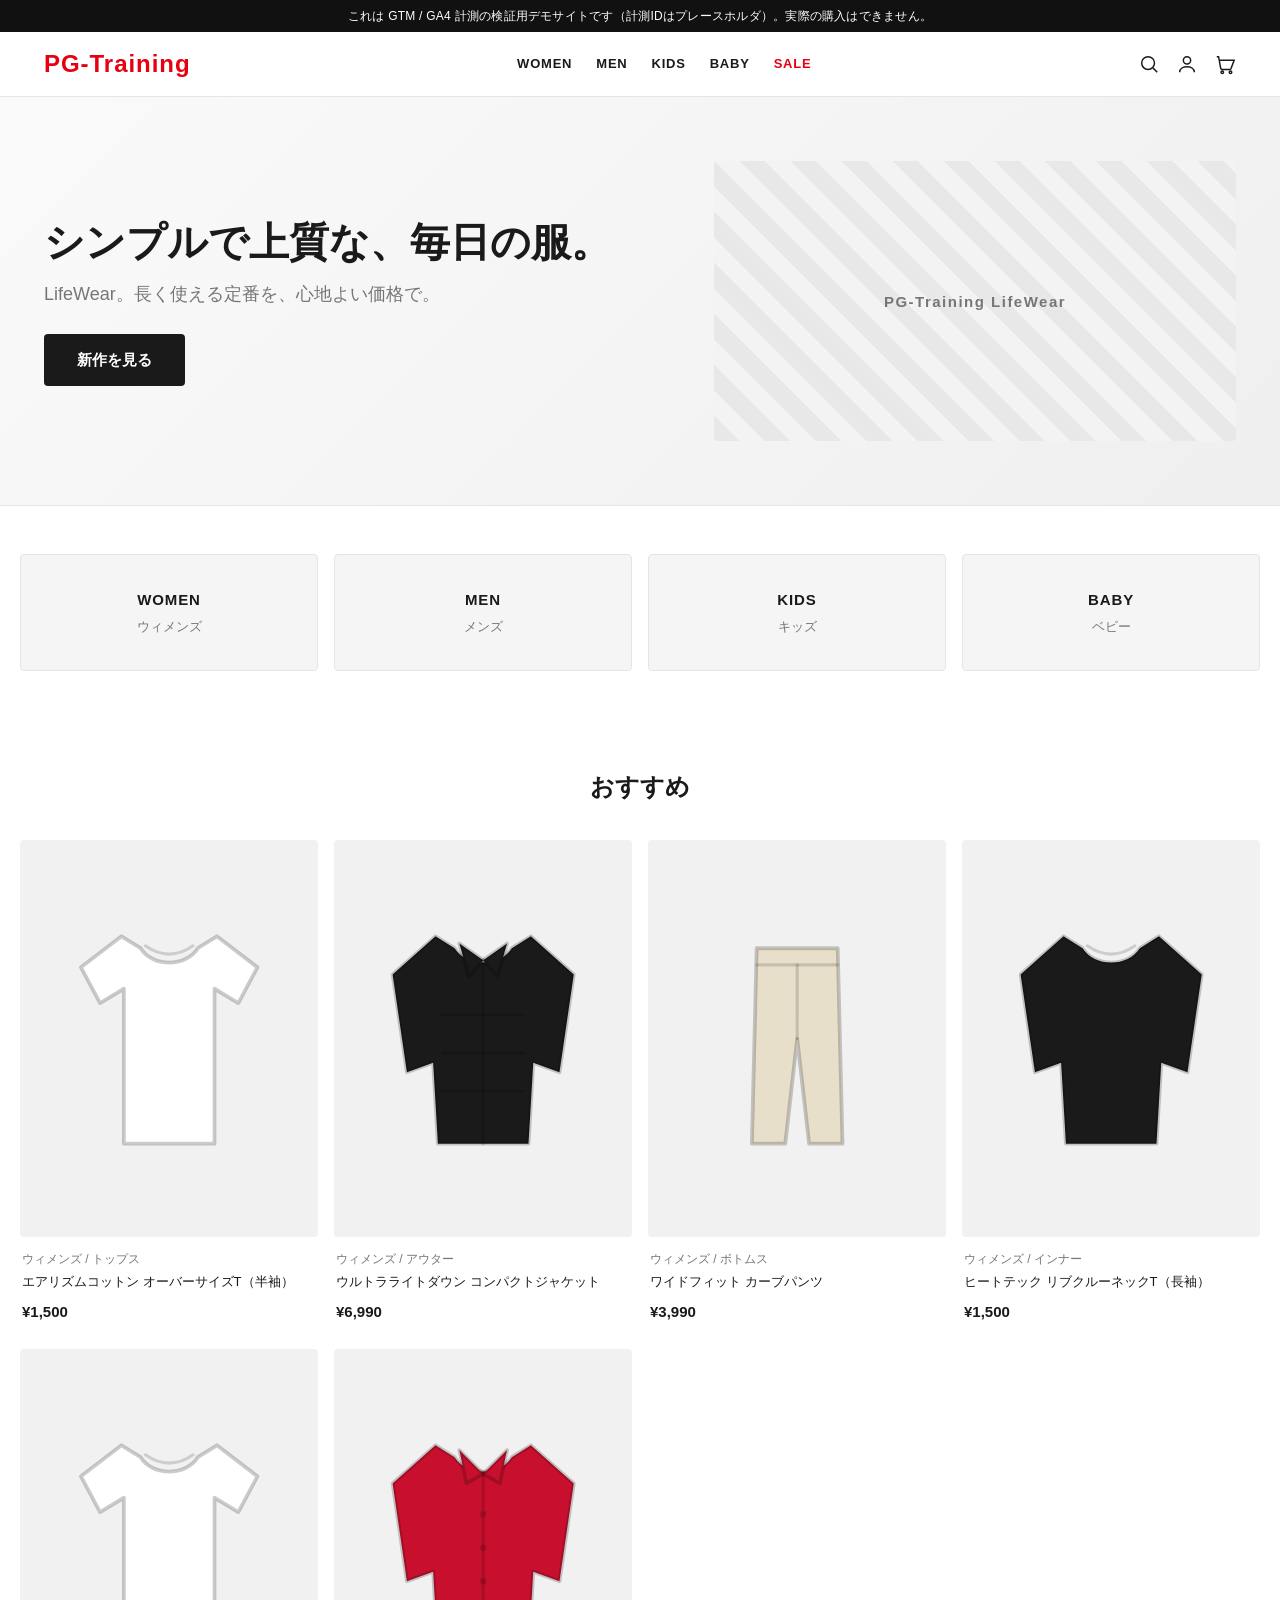
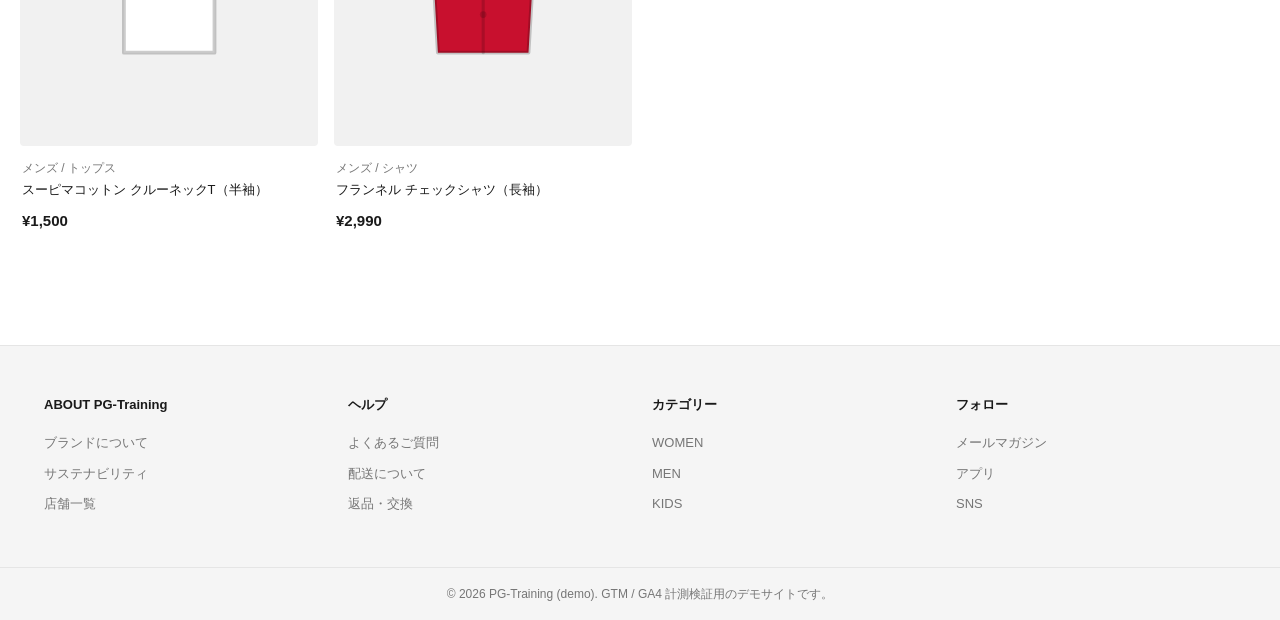
<file: index.html>
<!DOCTYPE html>
<html lang="ja">
<head>
<meta charset="UTF-8">
<meta name="viewport" content="width=device-width, initial-scale=1">
<title>トップ | PG-Training (demo)</title>
<meta name="description" content="PG-Training 計測検証用デモのトップページ">
<link rel="stylesheet" href="assets/css/style.css">
<script>window.dataLayer = window.dataLayer || []; window.__DL_DEBUG__ = true;</script>
<!-- user_id / ユーザープロパティを GTM より前に積む [サーバー注入ポイントの代役] -->
<script src="assets/js/user.js"></script>
<!-- Google Tag Manager (プレースホルダ: GTM-WRVJNDG9) -->
<script>(function(w,d,s,l,i){w[l]=w[l]||[];w[l].push({'gtm.start':new Date().getTime(),event:'gtm.js'});var f=d.getElementsByTagName(s)[0],j=d.createElement(s),dl=l!='dataLayer'?'&l='+l:'';j.async=true;j.src='https://www.googletagmanager.com/gtm.js?id='+i+dl;f.parentNode.insertBefore(j,f);})(window,document,'script','dataLayer','GTM-WRVJNDG9');</script>
<!-- End Google Tag Manager -->
<!--
  (任意) Google タグ gtag.js。GTM経由のGA4と二重計測になるため通常はこのままコメントで残す（学習用に併記）。
  使う場合はGTM側のGA4設定タグを止めること。
<script async src="https://www.googletagmanager.com/gtag/js?id=G-XXXXXX"></script>
<script>window.dataLayer=window.dataLayer||[];function gtag(){dataLayer.push(arguments);}gtag('js',new Date());gtag('config','G-XXXXXX');</script>
-->
</head>
<body>
<!-- Google Tag Manager (noscript) -->
<noscript><iframe src="https://www.googletagmanager.com/ns.html?id=GTM-WRVJNDG9" height="0" width="0" style="display:none;visibility:hidden"></iframe></noscript>
<!-- End Google Tag Manager (noscript) -->
<div id="site-header"></div>

<main>
  <section class="hero">
    <div class="hero-inner">
      <div class="hero-copy">
        <h1>シンプルで上質な、毎日の服。</h1>
        <p>LifeWear。長く使える定番を、心地よい価格で。</p>
        <a class="btn btn--dark" href="list.html?category=women">新作を見る</a>
      </div>
      <div class="hero-visual">PG-Training LifeWear</div>
    </div>
  </section>

  <div class="container section">
    <div class="category-tiles" id="category-tiles"></div>
  </div>

  <section class="container section">
    <h2 class="section-title">おすすめ</h2>
    <div id="featured-grid"></div>
  </section>
</main>

<script>
document.addEventListener('DOMContentLoaded', function () {
  // page_view は GTM の GA4 設定タグが自動発火する想定のため、ここでは手動 push しない。

  // カテゴリタイル: sale を除く4カテゴリを描画
  var tiles = document.getElementById('category-tiles');
  if (tiles) {
    tiles.innerHTML = window.DATA.categories
      .filter(function (c) { return c.key !== 'sale'; })
      .map(function (c) {
        return '<a class="cat-tile" href="list.html?category=' + c.key + '">' +
          c.name + '<small>' + c.jp + '</small></a>';
      }).join('');
  }

  // おすすめグリッド: 描画と同時に view_item_list 発火 / select_item クリック計測を内部実施
  window.App.renderProductGrid(
    document.getElementById('featured-grid'),
    window.DATA.getFeatured(),
    'featured_top',
    'トップ おすすめ'
  );
});
</script>

<div id="site-footer"></div>
<script src="assets/js/data.js"></script>
<script src="assets/js/store.js"></script>
<script src="assets/js/datalayer.js"></script>
<script src="assets/js/common.js"></script>
<!-- ページ別ロジックはこの下に1つの<script>で書く -->
</body>
</html>
</file>
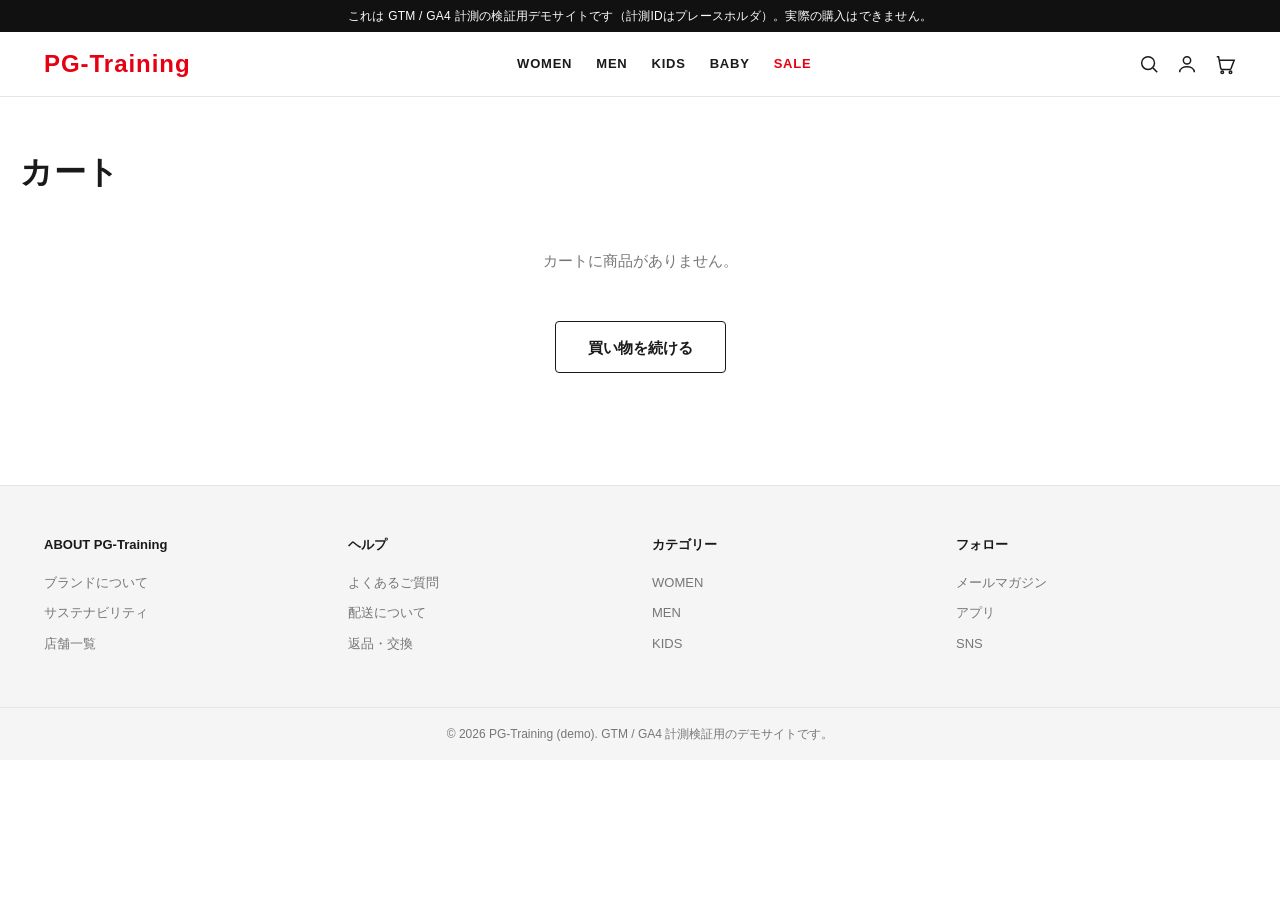
<file: cart.html>
<!DOCTYPE html>
<html lang="ja">
<head>
<meta charset="UTF-8">
<meta name="viewport" content="width=device-width, initial-scale=1">
<title>カート | PG-Training (demo)</title>
<meta name="description" content="ショッピングカート">
<link rel="stylesheet" href="assets/css/style.css">
<script>window.dataLayer = window.dataLayer || []; window.__DL_DEBUG__ = true;</script>
<!-- user_id / ユーザープロパティを GTM より前に積む [サーバー注入ポイントの代役] -->
<script src="assets/js/user.js"></script>
<!-- Google Tag Manager (プレースホルダ: GTM-WRVJNDG9) -->
<script>(function(w,d,s,l,i){w[l]=w[l]||[];w[l].push({'gtm.start':new Date().getTime(),event:'gtm.js'});var f=d.getElementsByTagName(s)[0],j=d.createElement(s),dl=l!='dataLayer'?'&l='+l:'';j.async=true;j.src='https://www.googletagmanager.com/gtm.js?id='+i+dl;f.parentNode.insertBefore(j,f);})(window,document,'script','dataLayer','GTM-WRVJNDG9');</script>
<!-- End Google Tag Manager -->
<!--
  (任意) Google タグ gtag.js。GTM経由のGA4と二重計測になるため通常はこのままコメントで残す（学習用に併記）。
  使う場合はGTM側のGA4設定タグを止めること。
<script async src="https://www.googletagmanager.com/gtag/js?id=G-XXXXXX"></script>
<script>window.dataLayer=window.dataLayer||[];function gtag(){dataLayer.push(arguments);}gtag('js',new Date());gtag('config','G-XXXXXX');</script>
-->
</head>
<body>
<!-- Google Tag Manager (noscript) -->
<noscript><iframe src="https://www.googletagmanager.com/ns.html?id=GTM-WRVJNDG9" height="0" width="0" style="display:none;visibility:hidden"></iframe></noscript>
<!-- End Google Tag Manager (noscript) -->
<div id="site-header"></div>

<main class="container section">
  <h1 class="page-title">カート</h1>
  <div id="cart-root"></div>
</main>

<script>
document.addEventListener('DOMContentLoaded', function () {
  var root = document.getElementById('cart-root');
  if (!root) return;

  var lines = window.Store.cartLines();

  // 空カート: view_cart は発火しない
  if (!lines.length) {
    root.innerHTML =
      '<p class="empty">カートに商品がありません。</p>' +
      '<p style="text-align:center;"><a class="btn btn--outline" href="index.html">買い物を続ける</a></p>';
    return;
  }

  // ---- レイアウト骨組みを描画 ----
  root.innerHTML =
    '<div class="cart-layout">' +
      '<div class="cart-list" id="cart-list"></div>' +
      '<aside class="summary">' +
        '<h3>注文サマリー</h3>' +
        '<div class="summary-row"><span>小計</span><span data-subtotal></span></div>' +
        '<div class="summary-row"><span>送料</span><span>無料</span></div>' +
        '<div class="summary-row summary-row--total"><span>合計</span><span data-total></span></div>' +
        '<a class="btn btn--dark btn--block" href="checkout.html">レジに進む</a>' +
      '</aside>' +
    '</div>';

  var listEl = document.getElementById('cart-list');

  // ---- カート行を描画 ----
  function renderRows() {
    lines = window.Store.cartLines();
    listEl.innerHTML = lines.map(function (l, i) {
      var p = l.product;
      var lineTotal = window.DATA.effectivePrice(p) * l.qty;
      return '' +
        '<div class="cart-row" data-row="' + i + '">' +
          window.App.thumb(p, l.color) +
          '<div>' +
            '<p class="cart-row__name">' + p.item_name + '</p>' +
            '<p class="cart-row__meta">' + l.color + ' / ' + l.size + '</p>' +
            '<div class="qty">' +
              '<button type="button" data-qty-minus aria-label="数量を減らす">-</button>' +
              '<input type="text" value="' + l.qty + '" readonly aria-label="数量">' +
              '<button type="button" data-qty-plus aria-label="数量を増やす">+</button>' +
            '</div>' +
          '</div>' +
          '<div class="cart-row__right">' +
            '<span class="price" data-line-price>' + window.App.yen(lineTotal) + '</span>' +
            '<button type="button" class="link-remove" data-remove>削除</button>' +
          '</div>' +
        '</div>';
    }).join('');
  }

  // ---- サマリー金額を更新（GA4イベントは出さない） ----
  function renderSummary() {
    var value = window.Store.cartValue();
    var yen = window.App.yen(value);
    root.querySelector('[data-subtotal]').textContent = yen;
    root.querySelector('[data-total]').textContent = yen;
  }

  // 行内の価格表示だけ更新（数量変更時）
  function refreshLinePrice(rowEl, line) {
    var priceEl = rowEl.querySelector('[data-line-price]');
    if (priceEl) {
      priceEl.textContent = window.App.yen(window.DATA.effectivePrice(line.product) * line.qty);
    }
  }

  renderRows();
  renderSummary();

  // 計測: カート表示（描画後に1回）
  window.DL.viewCart(window.Store.cartDLItems(), window.Store.cartValue());

  // ---- イベント委譲 ----
  listEl.addEventListener('click', function (e) {
    var rowEl = e.target.closest('.cart-row');
    if (!rowEl) return;
    var i = Number(rowEl.getAttribute('data-row'));

    // 削除
    if (e.target.closest('[data-remove]')) {
      var l = lines[i];
      var p = l.product;
      window.Store.removeItem(i);
      window.DL.removeFromCart(p, l.qty, l.color + ' / ' + l.size);

      var remaining = window.Store.cartLines();
      if (!remaining.length) {
        // 全削除後は空表示に切り替え（view_cart は再発火しない）
        root.innerHTML =
          '<p class="empty">カートに商品がありません。</p>' +
          '<p style="text-align:center;"><a class="btn btn--outline" href="index.html">買い物を続ける</a></p>';
      } else {
        renderRows();      // 再描画（view_cart は再発火しない）
        renderSummary();
      }
      window.App.updateCartCount();
      return;
    }

    // 数量 -（GA4イベントは出さない）
    if (e.target.closest('[data-qty-minus]')) {
      var newMinus = Math.max(1, lines[i].qty - 1);
      window.Store.updateQty(i, newMinus);
      lines = window.Store.cartLines();
      rowEl.querySelector('.qty input').value = lines[i].qty;
      refreshLinePrice(rowEl, lines[i]);
      renderSummary();
      return;
    }

    // 数量 +（GA4イベントは出さない）
    if (e.target.closest('[data-qty-plus]')) {
      var newPlus = lines[i].qty + 1;
      window.Store.updateQty(i, newPlus);
      lines = window.Store.cartLines();
      rowEl.querySelector('.qty input').value = lines[i].qty;
      refreshLinePrice(rowEl, lines[i]);
      renderSummary();
      return;
    }
  });
});
</script>

<div id="site-footer"></div>
<script src="assets/js/data.js"></script>
<script src="assets/js/store.js"></script>
<script src="assets/js/datalayer.js"></script>
<script src="assets/js/common.js"></script>
<!-- ページ別ロジックはこの下に1つの<script>で書く -->
</body>
</html>
</file>
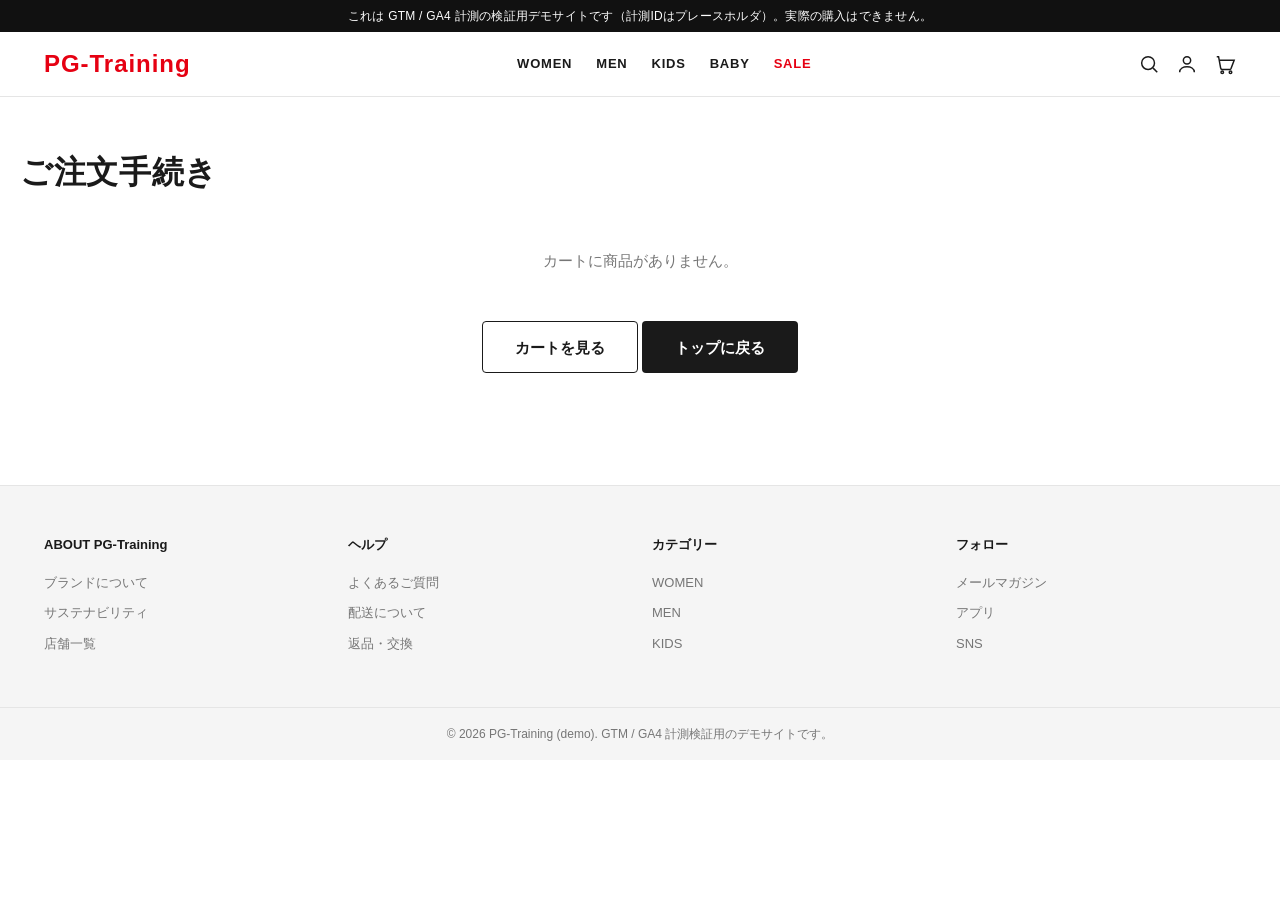
<file: checkout.html>
<!DOCTYPE html>
<html lang="ja">
<head>
<meta charset="UTF-8">
<meta name="viewport" content="width=device-width, initial-scale=1">
<title>お支払い | PG-Training (demo)</title>
<meta name="description" content="チェックアウト">
<link rel="stylesheet" href="assets/css/style.css">
<script>window.dataLayer = window.dataLayer || []; window.__DL_DEBUG__ = true;</script>
<!-- user_id / ユーザープロパティを GTM より前に積む [サーバー注入ポイントの代役] -->
<script src="assets/js/user.js"></script>
<!-- Google Tag Manager (プレースホルダ: GTM-WRVJNDG9) -->
<script>(function(w,d,s,l,i){w[l]=w[l]||[];w[l].push({'gtm.start':new Date().getTime(),event:'gtm.js'});var f=d.getElementsByTagName(s)[0],j=d.createElement(s),dl=l!='dataLayer'?'&l='+l:'';j.async=true;j.src='https://www.googletagmanager.com/gtm.js?id='+i+dl;f.parentNode.insertBefore(j,f);})(window,document,'script','dataLayer','GTM-WRVJNDG9');</script>
<!-- End Google Tag Manager -->
<!--
  (任意) Google タグ gtag.js。GTM経由のGA4と二重計測になるため通常はこのままコメントで残す（学習用に併記）。
  使う場合はGTM側のGA4設定タグを止めること。
<script async src="https://www.googletagmanager.com/gtag/js?id=G-XXXXXX"></script>
<script>window.dataLayer=window.dataLayer||[];function gtag(){dataLayer.push(arguments);}gtag('js',new Date());gtag('config','G-XXXXXX');</script>
-->
</head>
<body>
<!-- Google Tag Manager (noscript) -->
<noscript><iframe src="https://www.googletagmanager.com/ns.html?id=GTM-WRVJNDG9" height="0" width="0" style="display:none;visibility:hidden"></iframe></noscript>
<!-- End Google Tag Manager (noscript) -->
<div id="site-header"></div>

<main class="container section">
  <h1 class="page-title">ご注文手続き</h1>
  <div id="checkout-root"></div>
</main>

<script>
document.addEventListener('DOMContentLoaded', function () {
  var root = document.getElementById('checkout-root');
  var lines = window.Store.cartLines();

  // カートが空なら案内して終了
  if (!lines.length) {
    root.innerHTML = '' +
      '<p class="empty">カートに商品がありません。</p>' +
      '<p style="text-align:center;">' +
        '<a class="btn btn--outline" href="cart.html">カートを見る</a> ' +
        '<a class="btn btn--dark" href="index.html">トップに戻る</a>' +
      '</p>';
    return;
  }

  var SHIP_COST = { standard: 0, express: 550 };
  var SHIP_TIER = { standard: '通常配送', express: '速達' };
  var PAY_LABEL = { credit: 'クレジットカード', cod: '代金引換', konbini: 'コンビニ払い' };

  // レイアウト描画
  root.innerHTML = '' +
    '<div class="cart-layout">' +
      '<div>' +
        '<div class="form-card">' +
          '<h3>お届け先</h3>' +
          '<div class="field"><label for="ck-name">お名前</label><input type="text" id="ck-name" placeholder="山田 太郎"></div>' +
          '<div class="field"><label for="ck-zip">郵便番号</label><input type="text" id="ck-zip" placeholder="100-0001"></div>' +
          '<div class="field"><label for="ck-addr">住所</label><input type="text" id="ck-addr" placeholder="東京都千代田区千代田1-1"></div>' +
        '</div>' +
        '<div class="form-card" style="margin-top:24px;">' +
          '<h3>配送方法</h3>' +
          '<div class="radio-cards" id="ship-cards">' +
            '<label class="radio-card is-active"><input type="radio" name="ship" value="standard" checked><span>通常配送 / 無料</span></label>' +
            '<label class="radio-card"><input type="radio" name="ship" value="express"><span>速達 / 550円</span></label>' +
          '</div>' +
        '</div>' +
        '<div class="form-card" style="margin-top:24px;">' +
          '<h3>お支払い方法</h3>' +
          '<div class="radio-cards" id="pay-cards">' +
            '<label class="radio-card"><input type="radio" name="pay" value="credit"><span>クレジットカード</span></label>' +
            '<label class="radio-card"><input type="radio" name="pay" value="cod"><span>代金引換</span></label>' +
            '<label class="radio-card"><input type="radio" name="pay" value="konbini"><span>コンビニ払い</span></label>' +
          '</div>' +
        '</div>' +
      '</div>' +
      '<aside class="summary">' +
        '<h3>ご注文内容</h3>' +
        '<div class="summary-row"><span>小計</span><span id="sum-subtotal"></span></div>' +
        '<div class="summary-row"><span>送料</span><span id="sum-shipping"></span></div>' +
        '<div class="summary-row summary-row--total"><span>合計</span><span id="sum-total"></span></div>' +
        '<button class="btn btn--primary btn--block" id="placeOrder" disabled>注文を確定する</button>' +
        '<p class="note">これはデモです。実際の決済は行われません。</p>' +
      '</aside>' +
    '</div>';

  var subtotal = window.Store.cartValue();

  function selectedShip() {
    var el = document.querySelector('input[name="ship"]:checked');
    return el ? el.value : 'standard';
  }
  function selectedPay() {
    var el = document.querySelector('input[name="pay"]:checked');
    return el ? el.value : null;
  }
  function shippingCost() { return SHIP_COST[selectedShip()] || 0; }

  // サマリーの送料/合計を更新
  function renderSummary() {
    var shipping = shippingCost();
    document.getElementById('sum-subtotal').textContent = window.App.yen(subtotal);
    document.getElementById('sum-shipping').textContent = shipping ? window.App.yen(shipping) : '無料';
    document.getElementById('sum-total').textContent = window.App.yen(subtotal + shipping);
  }
  renderSummary();

  // ラジオの is-active 表示を同期
  function syncActive(name) {
    var cards = document.querySelectorAll('input[name="' + name + '"]');
    Array.prototype.forEach.call(cards, function (input) {
      var card = input.closest('.radio-card');
      if (card) { card.classList.toggle('is-active', input.checked); }
    });
  }

  // 注文確定ボタンの活性制御（お支払い未選択時はdisabled）
  function syncPlaceOrder() {
    document.getElementById('placeOrder').disabled = !selectedPay();
  }
  syncPlaceOrder();

  // 計測: ロード時 begin_checkout
  window.DL.beginCheckout(window.Store.cartDLItems(), window.Store.cartValue());

  // 配送ラジオ変更
  document.getElementById('ship-cards').addEventListener('change', function (e) {
    if (e.target.name !== 'ship') return;
    syncActive('ship');
    renderSummary();
    var tier = (e.target.value === 'express' ? '速達' : '通常配送');
    // valueは商品小計に統一(送料はshipping_tierで表現)。ファネル全体でvalueの意味を揃える。
    window.DL.addShippingInfo(window.Store.cartDLItems(), subtotal, tier);
  });

  // 支払いラジオ変更
  document.getElementById('pay-cards').addEventListener('change', function (e) {
    if (e.target.name !== 'pay') return;
    syncActive('pay');
    syncPlaceOrder();
    var pay = ({ credit: 'クレジットカード', cod: '代金引換', konbini: 'コンビニ払い' })[e.target.value];
    // valueは商品小計に統一
    window.DL.addPaymentInfo(window.Store.cartDLItems(), subtotal, pay);
  });

  // 注文を確定する
  document.getElementById('placeOrder').addEventListener('click', function () {
    if (!selectedPay()) return;
    var subtotalNow = window.Store.cartValue();
    var shipping = (selectedShip() === 'express' ? 550 : 0);
    // GA4標準: purchase の value は「商品小計」。送料(shipping)・税(tax)は別フィールドで送る。
    // これで value と Σ(item.price×quantity) が一致し、収益/AOV が送料分だけ膨らむのを防ぐ。
    var value = subtotalNow;
    var tax = Math.round(value - value / 1.1); // 税込価格からの内税(商品分)
    var order = {
      transaction_id: window.Store.genTransactionId(),
      items: window.Store.cartDLItems(),
      value: value,
      tax: tax,
      shipping: shipping
    };
    window.Store.saveOrder(order);
    window.Store.clearCart();
    location.href = 'complete.html';
  });
});
</script>

<div id="site-footer"></div>
<script src="assets/js/data.js"></script>
<script src="assets/js/store.js"></script>
<script src="assets/js/datalayer.js"></script>
<script src="assets/js/common.js"></script>
<!-- ページ別ロジックはこの下に1つの<script>で書く -->
</body>
</html>
</file>
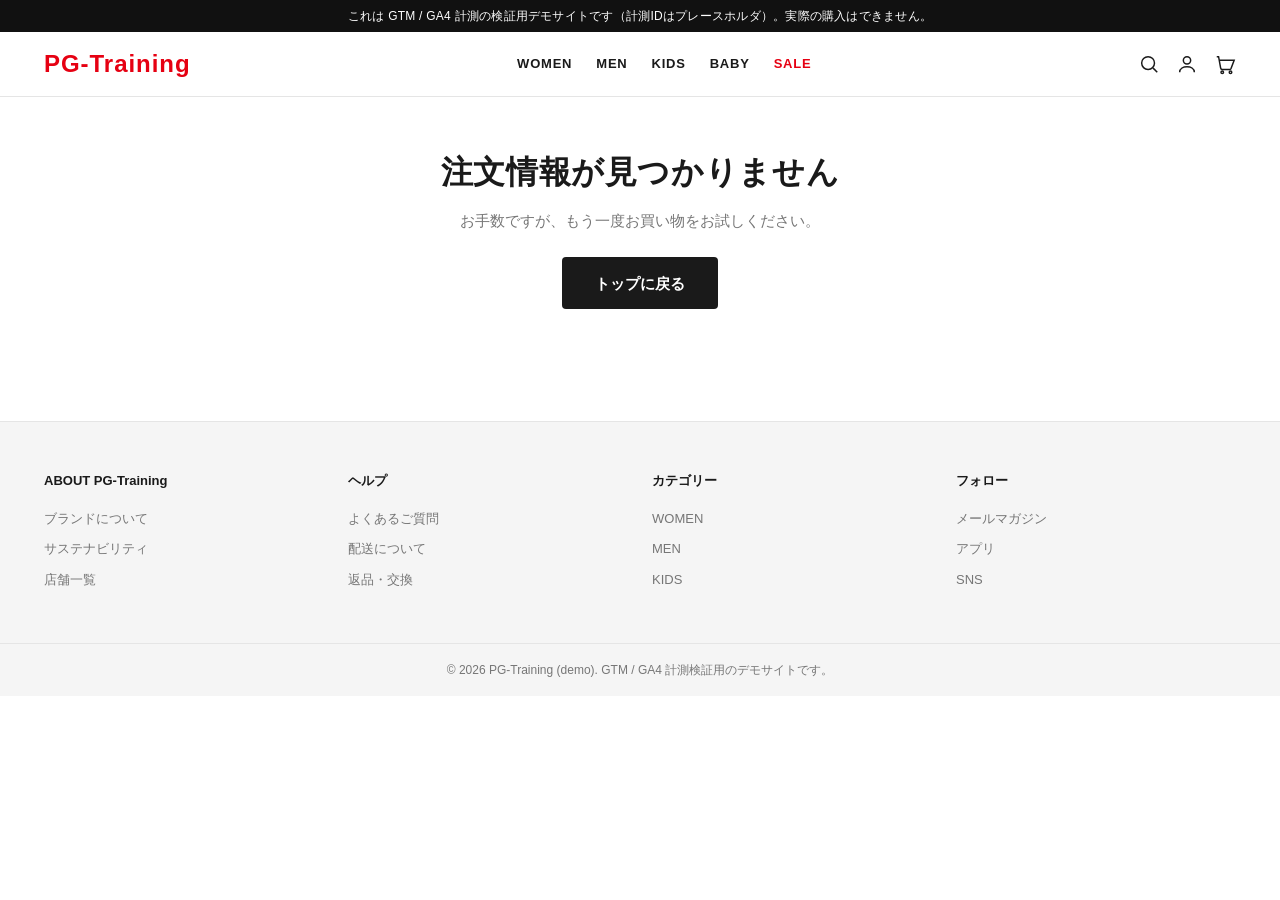
<file: complete.html>
<!DOCTYPE html>
<html lang="ja">
<head>
<meta charset="UTF-8">
<meta name="viewport" content="width=device-width, initial-scale=1">
<title>ご注文完了 | PG-Training (demo)</title>
<meta name="description" content="購入完了(サンクスページ)">
<link rel="stylesheet" href="assets/css/style.css">
<script>window.dataLayer = window.dataLayer || []; window.__DL_DEBUG__ = true;</script>
<!-- user_id / ユーザープロパティを GTM より前に積む [サーバー注入ポイントの代役] -->
<script src="assets/js/user.js"></script>
<!-- Google Tag Manager (プレースホルダ: GTM-WRVJNDG9) -->
<script>(function(w,d,s,l,i){w[l]=w[l]||[];w[l].push({'gtm.start':new Date().getTime(),event:'gtm.js'});var f=d.getElementsByTagName(s)[0],j=d.createElement(s),dl=l!='dataLayer'?'&l='+l:'';j.async=true;j.src='https://www.googletagmanager.com/gtm.js?id='+i+dl;f.parentNode.insertBefore(j,f);})(window,document,'script','dataLayer','GTM-WRVJNDG9');</script>
<!-- End Google Tag Manager -->
<!--
  (任意) Google タグ gtag.js。GTM経由のGA4と二重計測になるため通常はこのままコメントで残す（学習用に併記）。
  使う場合はGTM側のGA4設定タグを止めること。
<script async src="https://www.googletagmanager.com/gtag/js?id=G-XXXXXX"></script>
<script>window.dataLayer=window.dataLayer||[];function gtag(){dataLayer.push(arguments);}gtag('js',new Date());gtag('config','G-XXXXXX');</script>
-->
</head>
<body>
<!-- Google Tag Manager (noscript) -->
<noscript><iframe src="https://www.googletagmanager.com/ns.html?id=GTM-WRVJNDG9" height="0" width="0" style="display:none;visibility:hidden"></iframe></noscript>
<!-- End Google Tag Manager (noscript) -->
<div id="site-header"></div>

<main class="container section">
  <div id="complete-root"></div>
</main>

<script>
document.addEventListener('DOMContentLoaded', function () {
  var root = document.getElementById('complete-root');
  if (!root) return;

  var order = window.Store.getLastOrder();

  // 注文が無い場合（直接アクセス・データ消失など）
  if (!order) {
    root.innerHTML = '' +
      '<div class="complete-box">' +
        '<h1 class="page-title">注文情報が見つかりません</h1>' +
        '<p class="page-lead">お手数ですが、もう一度お買い物をお試しください。</p>' +
        '<p style="margin-top:24px;"><a class="btn btn--dark" href="index.html">トップに戻る</a></p>' +
      '</div>';
    return;
  }

  // 計測（最重要 / 二重計測防止）:
  // purchase は注文1件につき一度だけ発火させる。発火済みフラグを localStorage に持ち、
  // このページをリロードしても order は残るが isOrderFired が true になるため再発火しない。
  if (order && !window.Store.isOrderFired(order.transaction_id)) {
    window.DL.purchase(order);
    window.Store.markOrderFired(order.transaction_id);
  }

  // 注文明細（items / 内訳）の組み立て
  var items = order.items || [];
  var rows = items.map(function (it) {
    var qty = it.quantity != null ? it.quantity : 1;
    var lineTotal = (it.price != null ? it.price : 0) * qty;
    var variant = it.item_variant ? it.item_variant : '-';
    return '' +
      '<div class="summary-row">' +
        '<span>' + it.item_name + '<br>' +
          '<small style="color:var(--ink-sub);font-size:var(--fs-xs);">' + variant + ' / 数量 ' + qty + '</small>' +
        '</span>' +
        '<span>' + window.App.yen(lineTotal) + '</span>' +
      '</div>';
  }).join('');

  // GA4の order.value は「商品小計」。請求合計はそれに送料を足した額(消費税は内税)。
  var shipping = order.shipping != null ? order.shipping : 0;
  var tax = order.tax != null ? order.tax : 0;
  var subtotal = order.value != null ? order.value : 0; // 商品小計(= GA4 value)
  var total = subtotal + shipping;                      // 請求合計

  root.innerHTML = '' +
    '<div class="complete-box">' +
      '<div class="complete-check">完了</div>' +
      '<h1 class="page-title">ご注文ありがとうございました</h1>' +
      '<p class="page-lead">注文番号: ' + order.transaction_id + '</p>' +
      '<div class="order-detail">' +
        rows +
        '<div class="summary-row" style="border-top:1px solid var(--line);margin-top:12px;padding-top:16px;">' +
          '<span>小計</span><span>' + window.App.yen(subtotal) + '</span>' +
        '</div>' +
        '<div class="summary-row">' +
          '<span>送料</span><span>' + window.App.yen(shipping) + '</span>' +
        '</div>' +
        '<div class="summary-row">' +
          '<span>消費税（内税）</span><span>' + window.App.yen(tax) + '</span>' +
        '</div>' +
        '<div class="summary-row summary-row--total">' +
          '<span>合計</span><span>' + window.App.yen(total) + '</span>' +
        '</div>' +
      '</div>' +
      '<p style="margin-top:24px;"><a class="btn btn--dark" href="index.html">トップに戻る</a></p>' +
    '</div>';

  // カートバッジを0にする（購入完了でカートは空になっている想定）
  window.App.updateCartCount();
});
</script>

<div id="site-footer"></div>
<script src="assets/js/data.js"></script>
<script src="assets/js/store.js"></script>
<script src="assets/js/datalayer.js"></script>
<script src="assets/js/common.js"></script>
<!-- ページ別ロジックはこの下に1つの<script>で書く -->
</body>
</html>
</file>
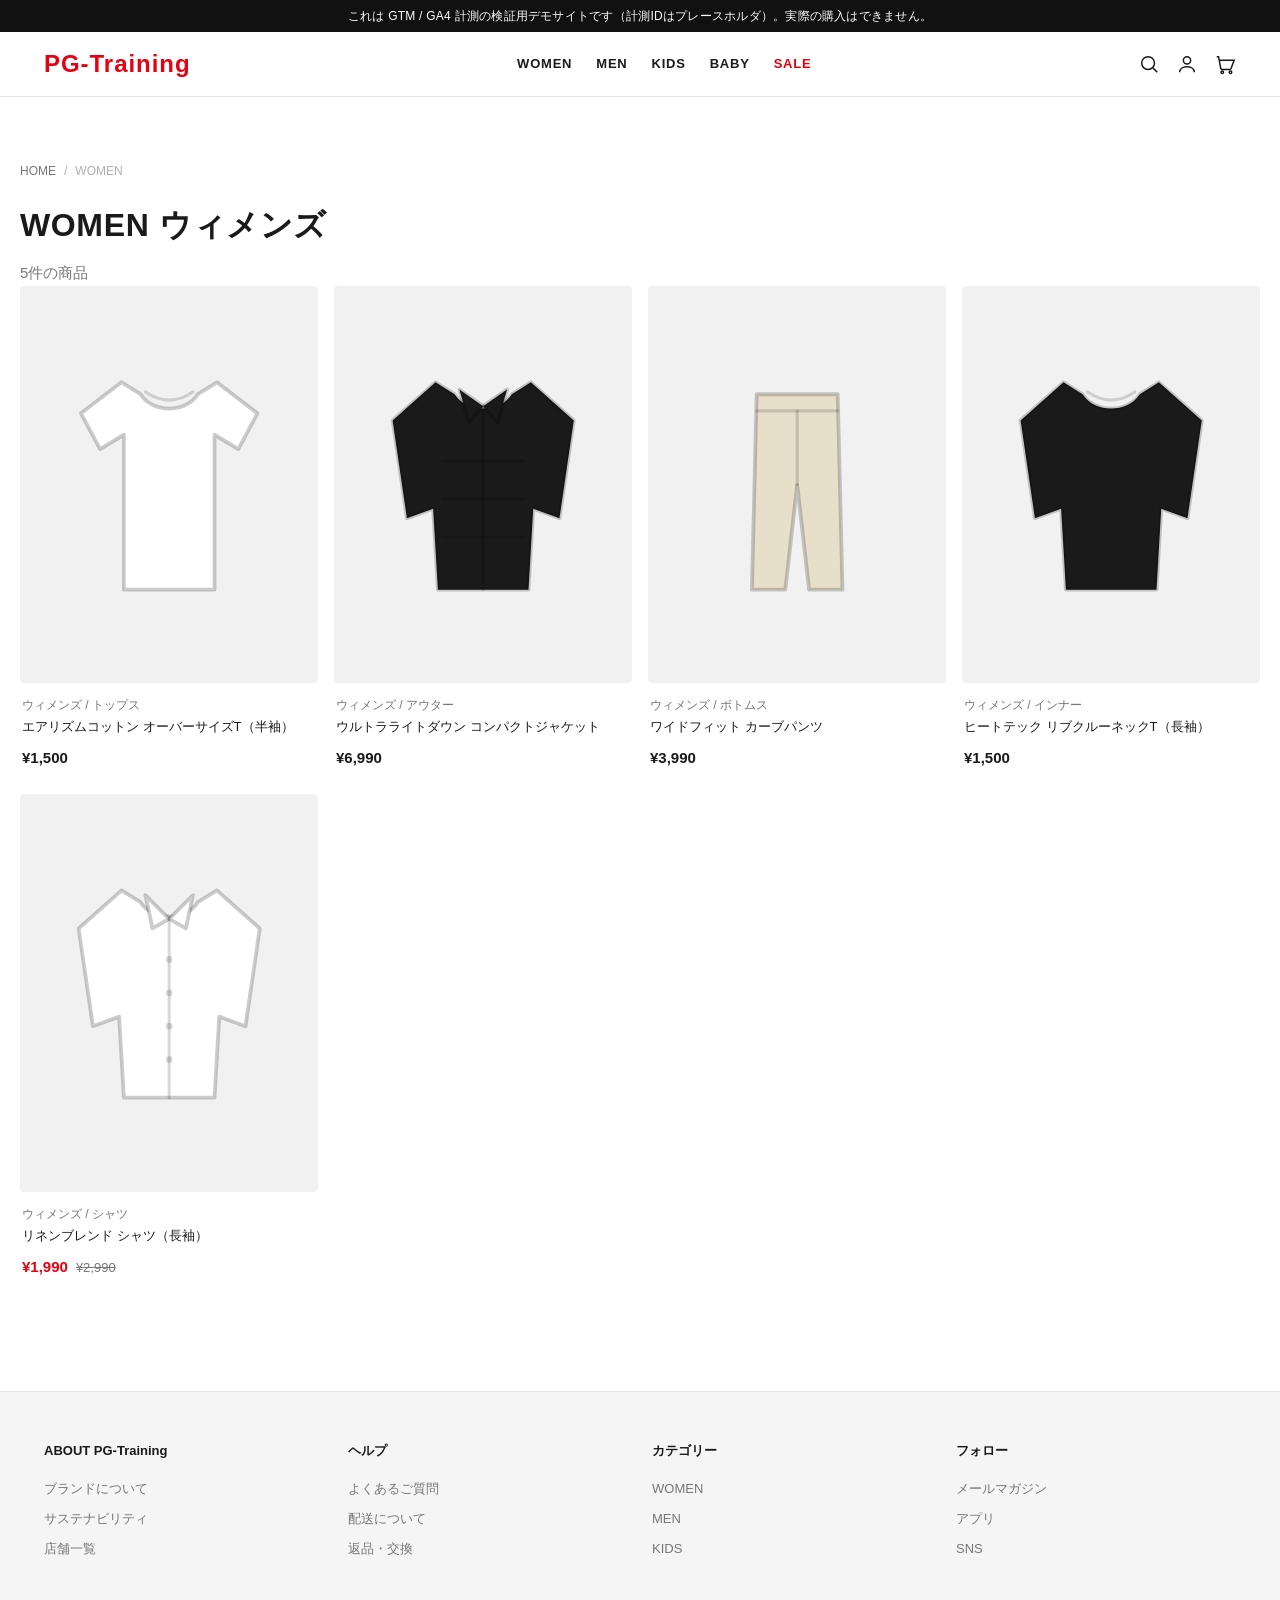
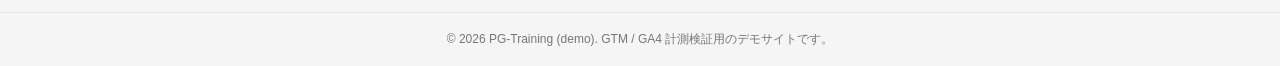
<file: list.html>
<!DOCTYPE html>
<html lang="ja">
<head>
<meta charset="UTF-8">
<meta name="viewport" content="width=device-width, initial-scale=1">
<title>商品一覧 | PG-Training (demo)</title>
<meta name="description" content="カテゴリ別の商品一覧">
<link rel="stylesheet" href="assets/css/style.css">
<script>window.dataLayer = window.dataLayer || []; window.__DL_DEBUG__ = true;</script>
<!-- user_id / ユーザープロパティを GTM より前に積む [サーバー注入ポイントの代役] -->
<script src="assets/js/user.js"></script>
<!-- Google Tag Manager (プレースホルダ: GTM-WRVJNDG9) -->
<script>(function(w,d,s,l,i){w[l]=w[l]||[];w[l].push({'gtm.start':new Date().getTime(),event:'gtm.js'});var f=d.getElementsByTagName(s)[0],j=d.createElement(s),dl=l!='dataLayer'?'&l='+l:'';j.async=true;j.src='https://www.googletagmanager.com/gtm.js?id='+i+dl;f.parentNode.insertBefore(j,f);})(window,document,'script','dataLayer','GTM-WRVJNDG9');</script>
<!-- End Google Tag Manager -->
<!--
  (任意) Google タグ gtag.js。GTM経由のGA4と二重計測になるため通常はこのままコメントで残す（学習用に併記）。
  使う場合はGTM側のGA4設定タグを止めること。
<script async src="https://www.googletagmanager.com/gtag/js?id=G-XXXXXX"></script>
<script>window.dataLayer=window.dataLayer||[];function gtag(){dataLayer.push(arguments);}gtag('js',new Date());gtag('config','G-XXXXXX');</script>
-->
</head>
<body>
<!-- Google Tag Manager (noscript) -->
<noscript><iframe src="https://www.googletagmanager.com/ns.html?id=GTM-WRVJNDG9" height="0" width="0" style="display:none;visibility:hidden"></iframe></noscript>
<!-- End Google Tag Manager (noscript) -->
<div id="site-header"></div>

<main class="container section">
  <nav class="breadcrumb">
    <a href="index.html">HOME</a>
    <span>/</span>
    <span data-bc-category></span>
  </nav>
  <h1 class="page-title" data-page-title></h1>
  <p class="page-lead" data-page-lead></p>
  <div id="grid"></div>
</main>

<div id="site-footer"></div>
<script src="assets/js/data.js"></script>
<script src="assets/js/store.js"></script>
<script src="assets/js/datalayer.js"></script>
<script src="assets/js/common.js"></script>
<!-- ページ別ロジックはこの下に1つの<script>で書く -->
<script>
document.addEventListener('DOMContentLoaded', function () {
  // 1) カテゴリの決定（無効/未指定は women を既定にする）
  var param = window.App.getParam('category');
  var meta = null;
  for (var i = 0; i < window.DATA.categories.length; i++) {
    if (window.DATA.categories[i].key === param) { meta = window.DATA.categories[i]; break; }
  }
  if (!meta) {
    for (var j = 0; j < window.DATA.categories.length; j++) {
      if (window.DATA.categories[j].key === 'women') { meta = window.DATA.categories[j]; break; }
    }
  }
  var key = meta.key;

  // 2) 該当カテゴリの商品を取得
  var items = window.DATA.getByCategory(key);

  // 3) パンくず / タイトル / 件数を埋める
  document.querySelector('[data-bc-category]').textContent = meta.name;
  document.querySelector('[data-page-title]').textContent = meta.name + ' ' + meta.jp;
  document.querySelector('[data-page-lead]').textContent = items.length + '件の商品';

  // 4) グリッド描画（view_item_list + 各カードに select_item を仕込む）
  window.App.renderProductGrid(
    document.getElementById('grid'),
    items,
    'category_' + key,
    meta.name + ' 一覧'
  );
});
</script>
</body>
</html>
</file>
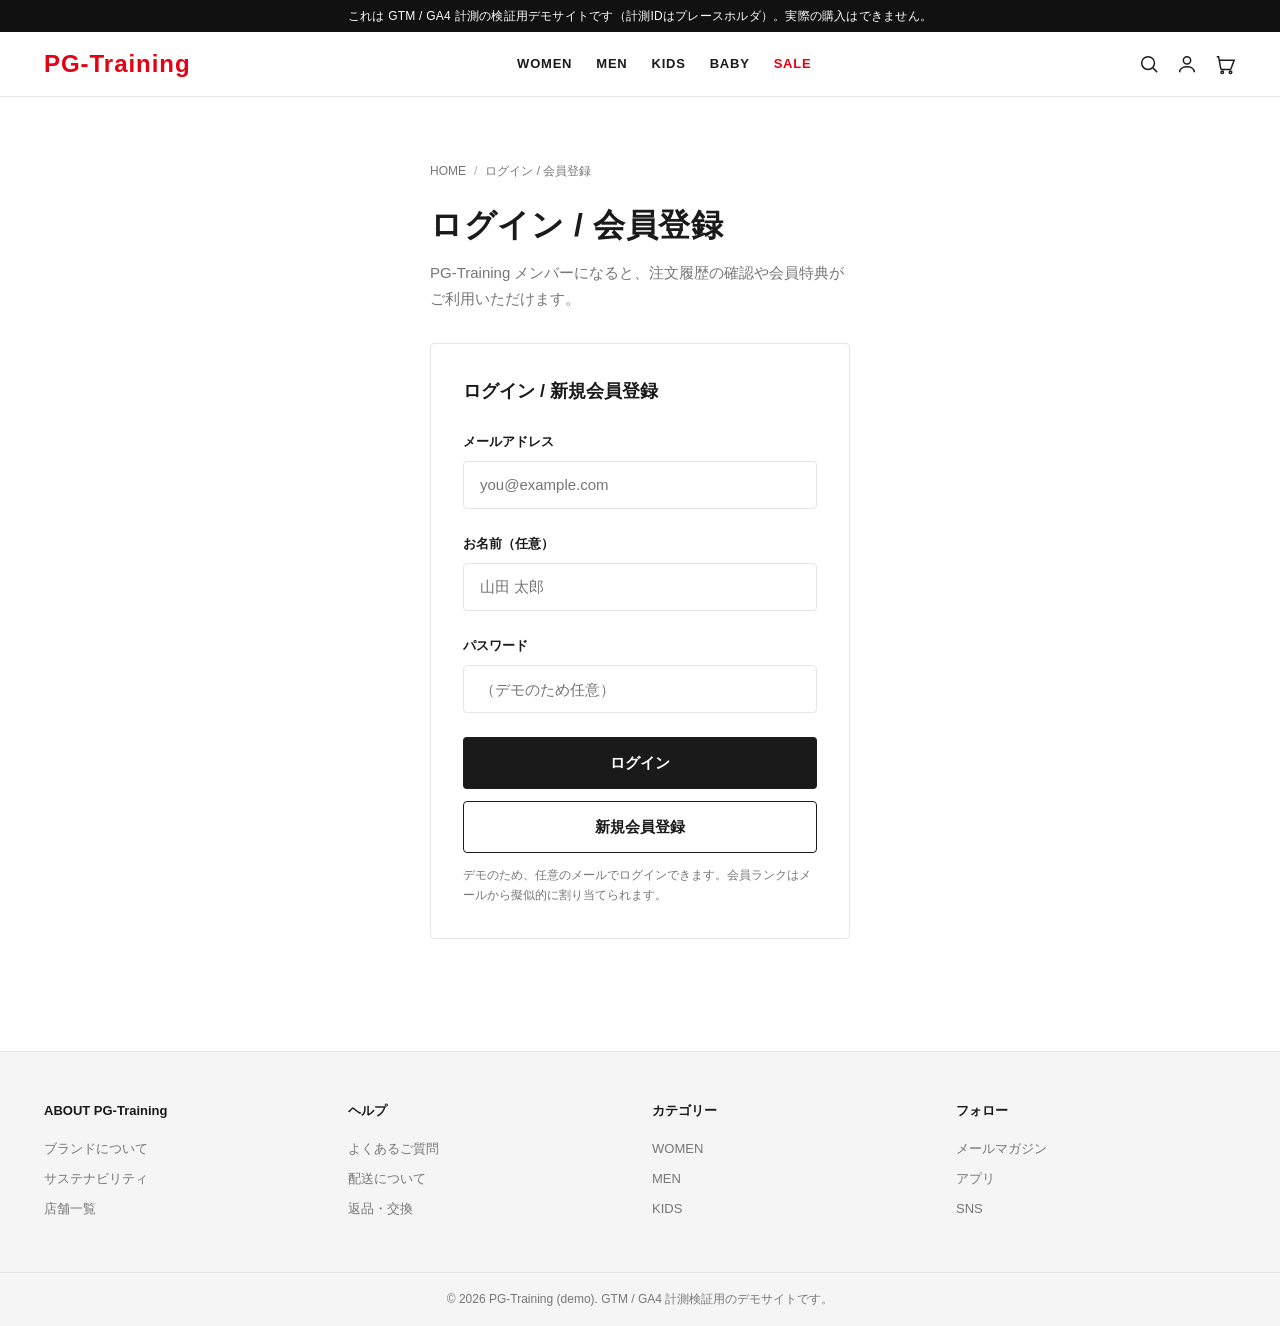
<file: login.html>
<!DOCTYPE html>
<html lang="ja">
<head>
<meta charset="UTF-8">
<meta name="viewport" content="width=device-width, initial-scale=1">
<title>ログイン / 会員登録 | PG-Training (demo)</title>
<meta name="description" content="ログイン・会員登録">
<link rel="stylesheet" href="assets/css/style.css">
<script>window.dataLayer = window.dataLayer || []; window.__DL_DEBUG__ = true;</script>
<!-- user_id / ユーザープロパティを GTM より前に積む [サーバー注入ポイントの代役] -->
<script src="assets/js/user.js"></script>
<!-- Google Tag Manager (プレースホルダ: GTM-WRVJNDG9) -->
<script>(function(w,d,s,l,i){w[l]=w[l]||[];w[l].push({'gtm.start':new Date().getTime(),event:'gtm.js'});var f=d.getElementsByTagName(s)[0],j=d.createElement(s),dl=l!='dataLayer'?'&l='+l:'';j.async=true;j.src='https://www.googletagmanager.com/gtm.js?id='+i+dl;f.parentNode.insertBefore(j,f);})(window,document,'script','dataLayer','GTM-WRVJNDG9');</script>
<!-- End Google Tag Manager -->
<!--
  (任意) Google タグ gtag.js。GTM経由のGA4と二重計測になるため通常はこのままコメントで残す（学習用に併記）。
  使う場合はGTM側のGA4設定タグを止めること。
<script async src="https://www.googletagmanager.com/gtag/js?id=G-XXXXXX"></script>
<script>window.dataLayer=window.dataLayer||[];function gtag(){dataLayer.push(arguments);}gtag('js',new Date());gtag('config','G-XXXXXX');</script>
-->
</head>
<body>
<!-- Google Tag Manager (noscript) -->
<noscript><iframe src="https://www.googletagmanager.com/ns.html?id=GTM-WRVJNDG9" height="0" width="0" style="display:none;visibility:hidden"></iframe></noscript>
<!-- End Google Tag Manager (noscript) -->
<div id="site-header"></div>

<main class="container section">
  <div class="auth-narrow">
    <nav class="breadcrumb">
      <a href="index.html">HOME</a>
      <span>/</span>
      <a href="login.html">ログイン / 会員登録</a>
    </nav>

    <h1 class="page-title">ログイン / 会員登録</h1>
    <p class="page-lead">PG-Training メンバーになると、注文履歴の確認や会員特典がご利用いただけます。</p>

    <div class="form-card" style="margin-top: var(--space-6);">
      <h3>ログイン / 新規会員登録</h3>

      <div class="field">
        <label for="email">メールアドレス</label>
        <input type="email" id="email" placeholder="you@example.com" autocomplete="email">
      </div>

      <div class="field">
        <label for="name">お名前（任意）</label>
        <input type="text" id="name" placeholder="山田 太郎" autocomplete="name">
      </div>

      <div class="field">
        <label for="pw">パスワード</label>
        <input type="password" id="pw" placeholder="（デモのため任意）" autocomplete="current-password">
      </div>

      <button class="btn btn--dark btn--block" id="loginBtn">ログイン</button>
      <div style="height: var(--space-3);"></div>
      <button class="btn btn--outline btn--block" id="signupBtn">新規会員登録</button>

      <p class="note">デモのため、任意のメールでログインできます。会員ランクはメールから擬似的に割り当てられます。</p>
    </div>
  </div>
</main>

<script>
document.addEventListener('DOMContentLoaded', function () {
  var emailEl = document.getElementById('email');
  var nameEl = document.getElementById('name');
  var loginBtn = document.getElementById('loginBtn');
  var signupBtn = document.getElementById('signupBtn');

  // メール必須チェック（空ならalertして中断）
  function getValidEmail() {
    var email = (emailEl.value || '').trim();
    if (!email) {
      alert('メールアドレスを入力してください。');
      emailEl.focus();
      return null;
    }
    return email;
  }

  // ログイン
  loginBtn.addEventListener('click', function () {
    var email = getValidEmail();
    if (!email) return;
    var name = (nameEl.value || '').trim();

    // Store.login が user_id / membership_rank（メールから擬似割当）を確定する [サーバー注入ポイントの代役]
    var u = window.Store.login(email, name);

    // 計測: 先に setUser で user_id / user_properties(membership_rank / login_state) を確定する。
    // 後続の login ヒットに会員ランクが乗るよう、イベントより前に流す。
    window.DL.setUser(u);
    // 計測: login イベント。送信完了(または保険のタイムアウト)後に遷移し、同期遷移による
    // GA4ヒットの消失を防ぐ。
    window.DL.login('password', function () { location.href = 'mypage.html'; });
  });

  // 新規会員登録
  signupBtn.addEventListener('click', function () {
    var email = getValidEmail();
    if (!email) return;
    var name = (nameEl.value || '').trim();

    // 登録もデモではログインと同じく Store.login でユーザーを確定する
    var u = window.Store.login(email, name);

    // 計測: 先に setUser、その後 sign_up を送信完了後に遷移する。
    window.DL.setUser(u);
    window.DL.signUp('password', function () { location.href = 'mypage.html'; });
  });
});
</script>

<div id="site-footer"></div>
<script src="assets/js/data.js"></script>
<script src="assets/js/store.js"></script>
<script src="assets/js/datalayer.js"></script>
<script src="assets/js/common.js"></script>
<!-- ページ別ロジックはこの下に1つの<script>で書く -->
</body>
</html>
</file>
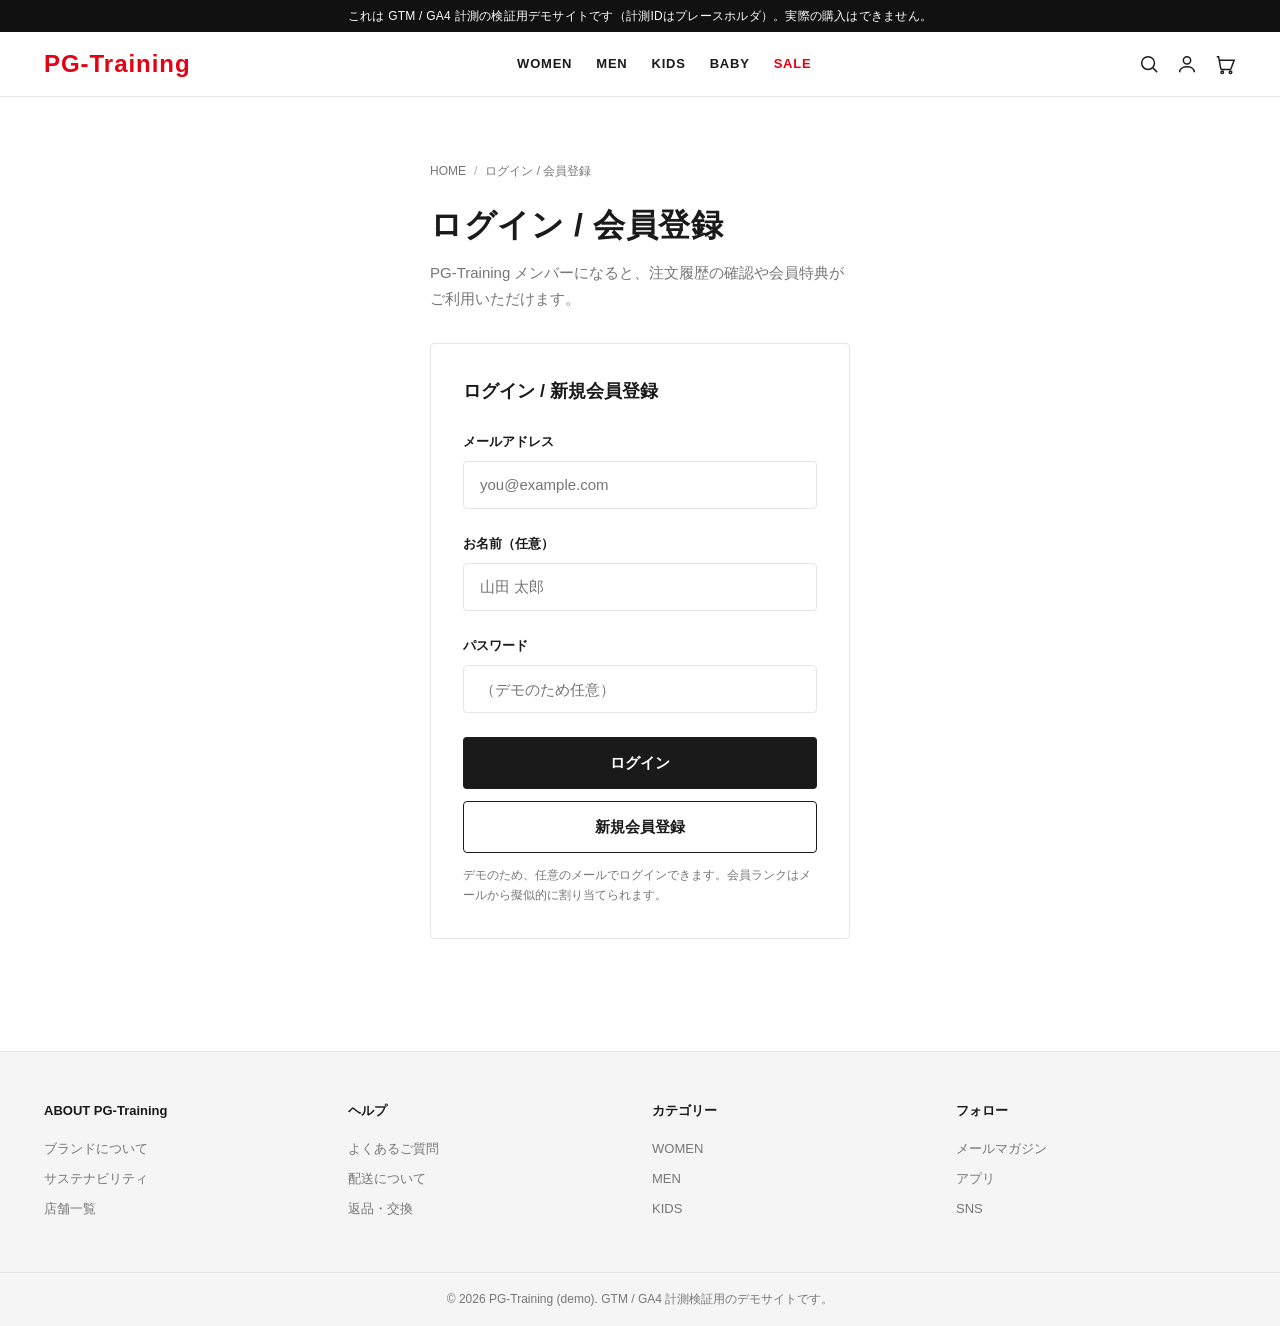
<file: mypage.html>
<!DOCTYPE html>
<html lang="ja">
<head>
<meta charset="UTF-8">
<meta name="viewport" content="width=device-width, initial-scale=1">
<title>マイページ | PG-Training (demo)</title>
<meta name="description" content="会員マイページ">
<link rel="stylesheet" href="assets/css/style.css">
<script>window.dataLayer = window.dataLayer || []; window.__DL_DEBUG__ = true;</script>
<!-- user_id / ユーザープロパティを GTM より前に積む [サーバー注入ポイントの代役] -->
<script src="assets/js/user.js"></script>
<!-- Google Tag Manager (プレースホルダ: GTM-WRVJNDG9) -->
<script>(function(w,d,s,l,i){w[l]=w[l]||[];w[l].push({'gtm.start':new Date().getTime(),event:'gtm.js'});var f=d.getElementsByTagName(s)[0],j=d.createElement(s),dl=l!='dataLayer'?'&l='+l:'';j.async=true;j.src='https://www.googletagmanager.com/gtm.js?id='+i+dl;f.parentNode.insertBefore(j,f);})(window,document,'script','dataLayer','GTM-WRVJNDG9');</script>
<!-- End Google Tag Manager -->
<!--
  (任意) Google タグ gtag.js。GTM経由のGA4と二重計測になるため通常はこのままコメントで残す（学習用に併記）。
  使う場合はGTM側のGA4設定タグを止めること。
<script async src="https://www.googletagmanager.com/gtag/js?id=G-XXXXXX"></script>
<script>window.dataLayer=window.dataLayer||[];function gtag(){dataLayer.push(arguments);}gtag('js',new Date());gtag('config','G-XXXXXX');</script>
-->
</head>
<body>
<!-- Google Tag Manager (noscript) -->
<noscript><iframe src="https://www.googletagmanager.com/ns.html?id=GTM-WRVJNDG9" height="0" width="0" style="display:none;visibility:hidden"></iframe></noscript>
<!-- End Google Tag Manager (noscript) -->
<div id="site-header"></div>

<main class="container section">
  <nav class="breadcrumb">
    <a href="index.html">HOME</a>
    <span>/</span>
    <a href="mypage.html">マイページ</a>
  </nav>

  <h1 class="page-title">マイページ</h1>
  <p class="page-lead">会員情報のご確認ができます。</p>

  <div class="member-card" id="member-card"></div>

  <div class="qty-row">
    <button class="btn btn--outline" id="logout">ログアウト</button>
  </div>

  <p class="note">会員ID(user_id)と会員ランク(membership_rank)は、全ページの head で assets/js/user.js が GTM より前に dataLayer へ積み、GA4のユーザーIDとユーザープロパティとして送信されます。</p>
</main>

<script>
document.addEventListener('DOMContentLoaded', function () {
  var u = window.Store.getUser();
  if (!u.logged_in) { location.replace('login.html'); return; }

  function esc(s) {
    return String(s == null ? '' : s)
      .replace(/&/g, '&amp;').replace(/</g, '&lt;').replace(/>/g, '&gt;');
  }

  var card = document.getElementById('member-card');
  card.innerHTML = '' +
    '<div class="member-row"><span class="k">お名前</span><span>' + esc(u.name) + '</span></div>' +
    '<div class="member-row"><span class="k">メール</span><span>' + esc(u.email) + '</span></div>' +
    '<div class="member-row"><span class="k">会員ID</span><span>' + esc(u.user_id) + '</span></div>' +
    '<div class="member-row"><span class="k">会員ランク</span><span class="badge-rank">' + esc(u.membership_rank) + '</span></div>';

  document.getElementById('logout').addEventListener('click', function () {
    window.Store.logout();
    window.DL.setUser(window.Store.getUser());
    location.href = 'index.html';
  });
});
</script>

<div id="site-footer"></div>
<script src="assets/js/data.js"></script>
<script src="assets/js/store.js"></script>
<script src="assets/js/datalayer.js"></script>
<script src="assets/js/common.js"></script>
<!-- ページ別ロジックはこの下に1つの<script>で書く -->
</body>
</html>
</file>
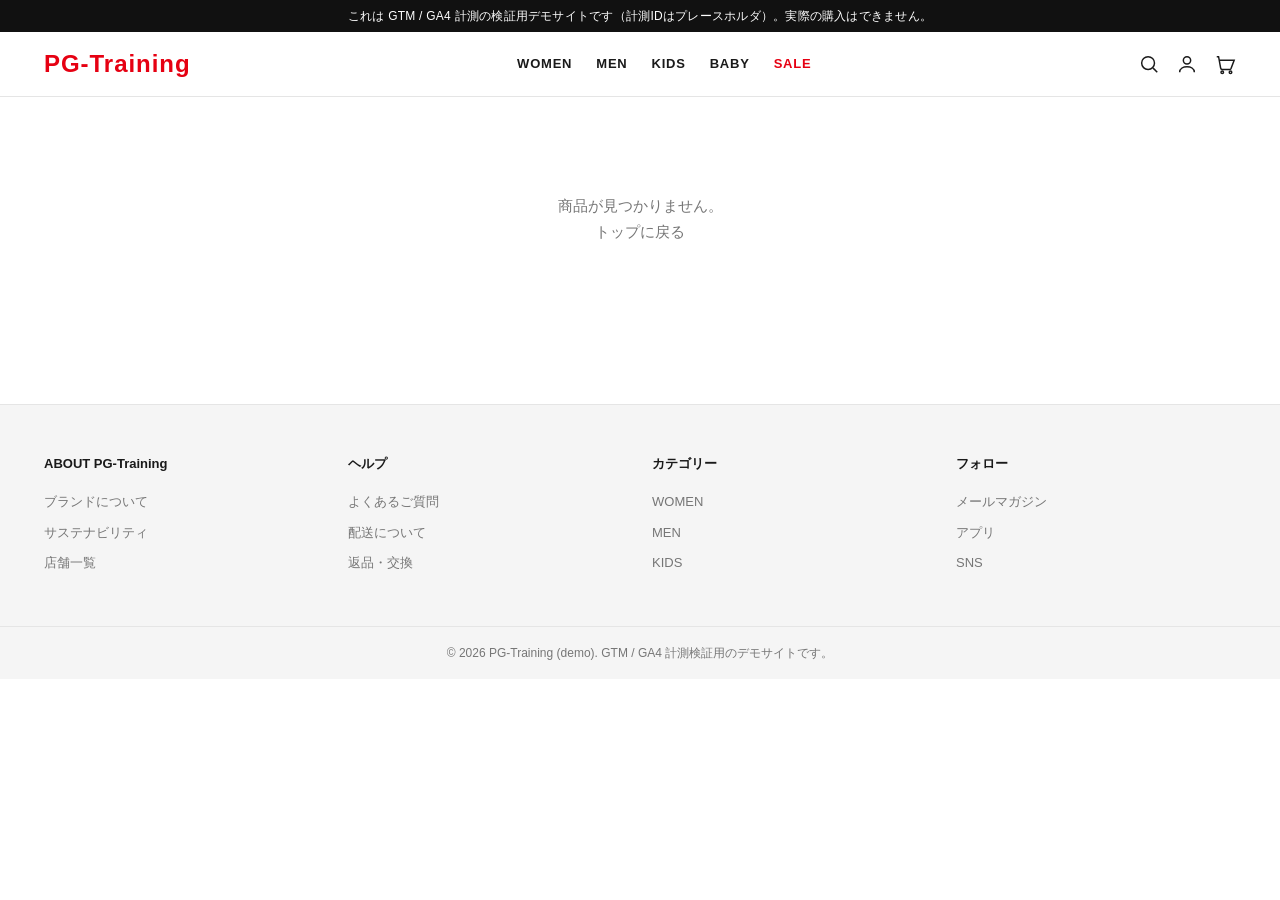
<file: product.html>
<!DOCTYPE html>
<html lang="ja">
<head>
<meta charset="UTF-8">
<meta name="viewport" content="width=device-width, initial-scale=1">
<title>商品詳細 | PG-Training (demo)</title>
<meta name="description" content="商品詳細(PDP)">
<link rel="stylesheet" href="assets/css/style.css">
<script>window.dataLayer = window.dataLayer || []; window.__DL_DEBUG__ = true;</script>
<!-- user_id / ユーザープロパティを GTM より前に積む [サーバー注入ポイントの代役] -->
<script src="assets/js/user.js"></script>
<!-- Google Tag Manager (プレースホルダ: GTM-WRVJNDG9) -->
<script>(function(w,d,s,l,i){w[l]=w[l]||[];w[l].push({'gtm.start':new Date().getTime(),event:'gtm.js'});var f=d.getElementsByTagName(s)[0],j=d.createElement(s),dl=l!='dataLayer'?'&l='+l:'';j.async=true;j.src='https://www.googletagmanager.com/gtm.js?id='+i+dl;f.parentNode.insertBefore(j,f);})(window,document,'script','dataLayer','GTM-WRVJNDG9');</script>
<!-- End Google Tag Manager -->
<!--
  (任意) Google タグ gtag.js。GTM経由のGA4と二重計測になるため通常はこのままコメントで残す（学習用に併記）。
  使う場合はGTM側のGA4設定タグを止めること。
<script async src="https://www.googletagmanager.com/gtag/js?id=G-XXXXXX"></script>
<script>window.dataLayer=window.dataLayer||[];function gtag(){dataLayer.push(arguments);}gtag('js',new Date());gtag('config','G-XXXXXX');</script>
-->
</head>
<body>
<!-- Google Tag Manager (noscript) -->
<noscript><iframe src="https://www.googletagmanager.com/ns.html?id=GTM-WRVJNDG9" height="0" width="0" style="display:none;visibility:hidden"></iframe></noscript>
<!-- End Google Tag Manager (noscript) -->
<div id="site-header"></div>

<main class="container section" id="pdp-main"></main>

<script>
document.addEventListener('DOMContentLoaded', function () {
  var main = document.getElementById('pdp-main');
  if (!main) return;

  var id = window.App.getParam('id');
  var p = window.DATA.getById(id);

  // 商品が見つからない場合
  if (!p) {
    main.innerHTML =
      '<p class="empty">商品が見つかりません。<br><a href="index.html">トップに戻る</a></p>';
    return;
  }

  // 選択状態
  var selectedColor = (p.colors && p.colors[0]) || null;
  var selectedSize = null;

  // ---- パンくず ----
  var catKey = p.categoryKey;
  var breadcrumb =
    '<nav class="breadcrumb">' +
      '<a href="index.html">HOME</a><span>/</span>' +
      '<a href="list.html?category=' + catKey + '">' + p.item_category + '</a><span>/</span>' +
      '<span>' + p.item_name + '</span>' +
    '</nav>';

  // ---- カラースワッチ ----
  var swatchesHtml = p.colors.map(function (c, i) {
    var hex = window.DATA.colorHex[c] || '#cccccc';
    var active = (c === selectedColor) ? ' is-active' : '';
    return '<button type="button" class="swatch' + active + '" data-color="' + c + '"' +
           ' title="' + c + '" aria-label="' + c + '"' +
           ' style="background:' + hex + '"></button>';
  }).join('');

  // ---- サイズボタン ----
  var sizesHtml = p.sizes.map(function (s) {
    return '<button type="button" class="size-btn" data-size="' + s + '">' + s + '</button>';
  }).join('');

  // ---- 本文を組み立て ----
  main.innerHTML =
    breadcrumb +
    '<div class="pdp">' +
      '<div class="pdp__gallery" id="pdp-gallery">' + window.App.thumb(p, selectedColor) + '</div>' +
      '<div class="pdp__info">' +
        '<p class="pdp__cat">' + p.item_category + ' / ' + p.item_category2 + '</p>' +
        '<h1 class="pdp__name">' + p.item_name + '</h1>' +
        '<p class="pdp__id">品番: ' + p.item_id + '</p>' +
        '<div class="pdp__price">' + window.App.priceHtml(p) + '</div>' +
        '<p class="pdp__desc">' + p.desc + '</p>' +
        '<div class="option-group">' +
          '<span class="label">カラー<span class="picked" id="picked-color">' + (selectedColor || '') + '</span></span>' +
          '<div class="swatches" id="swatches">' + swatchesHtml + '</div>' +
        '</div>' +
        '<div class="option-group">' +
          '<span class="label">サイズ<span class="picked" id="picked-size"></span></span>' +
          '<div class="size-list" id="size-list">' + sizesHtml + '</div>' +
        '</div>' +
        '<div class="qty-row">' +
          '<div class="qty">' +
            '<button type="button" id="qty-minus">-</button>' +
            '<input type="text" id="qty-input" value="1" inputmode="numeric" readonly>' +
            '<button type="button" id="qty-plus">+</button>' +
          '</div>' +
        '</div>' +
        '<div class="pdp__actions">' +
          '<button class="btn btn--primary btn--block" id="add" disabled>カートに入れる</button>' +
          '<button type="button" class="wish-btn' + (window.Store.isWished(p.item_id) ? ' is-on' : '') + '" id="wish"' +
            ' aria-pressed="' + (window.Store.isWished(p.item_id) ? 'true' : 'false') + '" aria-label="お気に入り" title="お気に入り">' +
            '<svg viewBox="0 0 24 24" width="24" height="24" stroke="currentColor" stroke-width="1.8" stroke-linejoin="round"><path d="M12 20.5 3.8 12.6a4.6 4.6 0 0 1 6.5-6.5L12 7.8l1.7-1.7a4.6 4.6 0 0 1 6.5 6.5Z"/></svg>' +
          '</button>' +
        '</div>' +
        '<div id="add-result"></div>' +
      '</div>' +
    '</div>';

  // ---- 要素参照 ----
  var gallery = document.getElementById('pdp-gallery');
  var pickedColor = document.getElementById('picked-color');
  var pickedSize = document.getElementById('picked-size');
  var qtyInput = document.getElementById('qty-input');
  var addBtn = document.getElementById('add');
  var addResult = document.getElementById('add-result');

  function refreshAddState() {
    addBtn.disabled = !selectedSize;
  }

  function getQty() {
    var q = parseInt(qtyInput.value, 10);
    if (isNaN(q) || q < 1) q = 1;
    return q;
  }

  // ---- カラー選択 ----
  var swatchBtns = document.querySelectorAll('#swatches .swatch');
  Array.prototype.forEach.call(swatchBtns, function (btn) {
    btn.addEventListener('click', function () {
      var color = btn.getAttribute('data-color');
      selectedColor = color;
      Array.prototype.forEach.call(swatchBtns, function (b) { b.classList.remove('is-active'); });
      btn.classList.add('is-active');
      pickedColor.textContent = color;
      // ギャラリーを選択中カラーで差し替え
      gallery.innerHTML = window.App.thumb(p, color);
    });
  });

  // ---- サイズ選択 ----
  var sizeBtns = document.querySelectorAll('#size-list .size-btn');
  Array.prototype.forEach.call(sizeBtns, function (btn) {
    btn.addEventListener('click', function () {
      var size = btn.getAttribute('data-size');
      selectedSize = size;
      Array.prototype.forEach.call(sizeBtns, function (b) { b.classList.remove('is-active'); });
      btn.classList.add('is-active');
      pickedSize.textContent = size;
      refreshAddState();
    });
  });

  // ---- 数量 ----
  document.getElementById('qty-minus').addEventListener('click', function () {
    qtyInput.value = Math.max(1, getQty() - 1);
  });
  document.getElementById('qty-plus').addEventListener('click', function () {
    qtyInput.value = getQty() + 1;
  });
  qtyInput.addEventListener('change', function () {
    qtyInput.value = getQty();
  });

  // ---- カートに入れる ----
  addBtn.addEventListener('click', function () {
    if (!selectedSize) return;
    var qty = getQty();
    var variant = selectedColor + ' / ' + selectedSize;
    window.Store.addItem(p.item_id, selectedColor, selectedSize, qty);
    window.DL.addToCart(p, qty, variant);
    window.App.updateCartCount();
    // 続けて買い物できるUX: 遷移せずにカートを見る導線を出す
    addResult.innerHTML =
      '<p class="note">カートに追加しました。 <a href="cart.html">カートを見る</a></p>';
  });

  // ---- お気に入り ----
  // 登録: Store に保存 → add_to_wishlist を push（選択中のカラー/サイズがあれば item_variant に載せる）
  // 解除: Store から外すだけ。GA4 に「お気に入り解除」の推奨イベントは無いので何も送らない。
  var wishBtn = document.getElementById('wish');
  wishBtn.addEventListener('click', function () {
    if (window.Store.isWished(p.item_id)) {
      window.Store.removeWish(p.item_id);
      wishBtn.classList.remove('is-on');
      wishBtn.setAttribute('aria-pressed', 'false');
      return;
    }
    window.Store.addWish(p.item_id);
    wishBtn.classList.add('is-on');
    wishBtn.setAttribute('aria-pressed', 'true');
    var variant = [selectedColor, selectedSize].filter(Boolean).join(' / ');
    window.DL.addToWishlist(p, variant || undefined);
  });

  // ---- 計測: 商品詳細の表示（1回） ----
  window.DL.viewItem(p);
});
</script>

<div id="site-footer"></div>
<script src="assets/js/data.js"></script>
<script src="assets/js/store.js"></script>
<script src="assets/js/datalayer.js"></script>
<script src="assets/js/common.js"></script>
<!-- ページ別ロジックはこの下に1つの<script>で書く -->
</body>
</html>
</file>
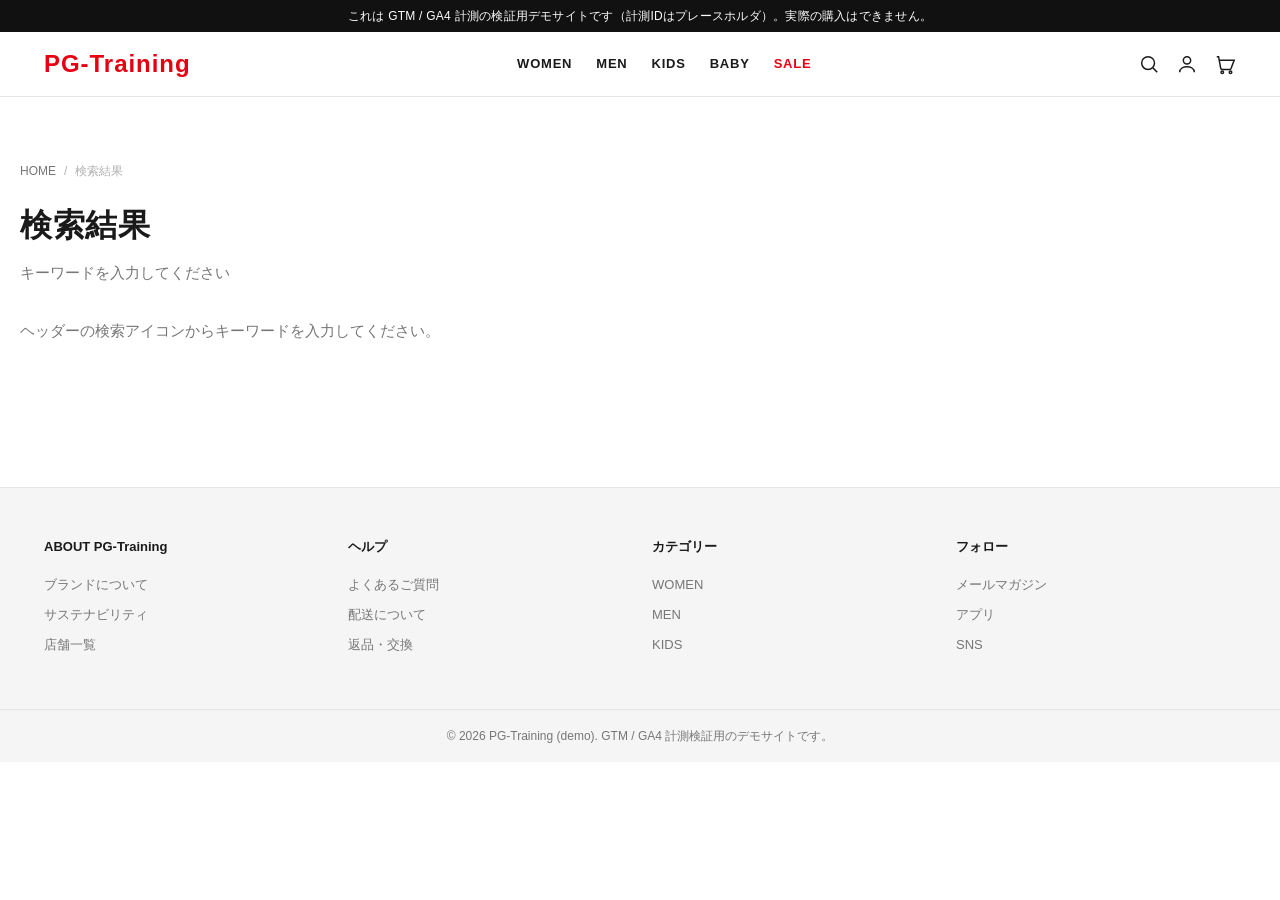
<file: search.html>
<!DOCTYPE html>
<html lang="ja">
<head>
<meta charset="UTF-8">
<meta name="viewport" content="width=device-width, initial-scale=1">
<title>検索結果 | PG-Training (demo)</title>
<meta name="description" content="サイト内検索の結果一覧">
<link rel="stylesheet" href="assets/css/style.css">
<script>window.dataLayer = window.dataLayer || []; window.__DL_DEBUG__ = true;</script>
<!-- user_id / ユーザープロパティを GTM より前に積む [サーバー注入ポイントの代役] -->
<script src="assets/js/user.js"></script>
<!-- Google Tag Manager (プレースホルダ: GTM-WRVJNDG9) -->
<script>(function(w,d,s,l,i){w[l]=w[l]||[];w[l].push({'gtm.start':new Date().getTime(),event:'gtm.js'});var f=d.getElementsByTagName(s)[0],j=d.createElement(s),dl=l!='dataLayer'?'&l='+l:'';j.async=true;j.src='https://www.googletagmanager.com/gtm.js?id='+i+dl;f.parentNode.insertBefore(j,f);})(window,document,'script','dataLayer','GTM-WRVJNDG9');</script>
<!-- End Google Tag Manager -->
<!--
  (任意) Google タグ gtag.js。GTM経由のGA4と二重計測になるため通常はこのままコメントで残す（学習用に併記）。
  使う場合はGTM側のGA4設定タグを止めること。
<script async src="https://www.googletagmanager.com/gtag/js?id=G-XXXXXX"></script>
<script>window.dataLayer=window.dataLayer||[];function gtag(){dataLayer.push(arguments);}gtag('js',new Date());gtag('config','G-XXXXXX');</script>
-->
</head>
<body>
<!-- Google Tag Manager (noscript) -->
<noscript><iframe src="https://www.googletagmanager.com/ns.html?id=GTM-WRVJNDG9" height="0" width="0" style="display:none;visibility:hidden"></iframe></noscript>
<!-- End Google Tag Manager (noscript) -->
<div id="site-header"></div>

<main class="container section">
  <nav class="breadcrumb">
    <a href="index.html">HOME</a>
    <span>/</span>
    <span>検索結果</span>
  </nav>
  <h1 class="page-title" data-page-title>検索結果</h1>
  <p class="page-lead" data-page-lead></p>
  <div id="grid"></div>
</main>

<div id="site-footer"></div>
<script src="assets/js/data.js"></script>
<script src="assets/js/store.js"></script>
<script src="assets/js/datalayer.js"></script>
<script src="assets/js/common.js"></script>
<!-- ページ別ロジックはこの下に1つの<script>で書く -->
<script>
document.addEventListener('DOMContentLoaded', function () {
  // 1) 検索語は URL の ?q= から取る（ヘッダーの検索バーが GET で飛ばしてくる）
  var q = (window.App.getParam('q') || '').trim();

  // 2) 検索（商品名 / カテゴリ / 説明文の部分一致）
  var items = q ? window.DATA.search(q) : [];

  // 3) タイトル / 件数
  document.querySelector('[data-page-title]').textContent = q ? '「' + q + '」の検索結果' : '検索結果';
  document.querySelector('[data-page-lead]').textContent = q ? items.length + '件の商品' : 'キーワードを入力してください';

  // 4) 計測: search（0件でも送る＝「何を探して見つからなかったか」が分析価値になる）
  //    ※ GA4 の拡張計測「サイト内検索」も ?q= を見て view_search_results を自動送信する。
  //      2本並ぶのは意図的で、どちらを正にするかを GTM/GA4 側で決める（教材の論点）。
  if (q) window.DL.search(q, items.length);

  // 5) グリッド描画（view_item_list + 各カードに select_item を仕込む）。0件は文言だけ。
  var grid = document.getElementById('grid');
  if (items.length) {
    window.App.renderProductGrid(grid, items, 'search_results', '検索結果');
  } else {
    grid.innerHTML = '<p class="search-empty">' +
      (q ? '該当する商品が見つかりませんでした。別のキーワードでお試しください。' : 'ヘッダーの検索アイコンからキーワードを入力してください。') +
      '</p>';
  }
});
</script>
</body>
</html>
</file>
<file: assets/css/style.css>
/* =========================================================================
   UNILO (demo) - デザインシステム
   ユニクロ調: 白基調 / 黒文字 / 赤アクセント / 余白広め / 商品グリッド
   トンマナ統一と表記崩れ防止のため、色・余白・文字サイズはすべて変数で管理。
   ========================================================================= */

:root {
  --accent: #e60012;          /* UNILOレッド */
  --accent-dark: #b3000e;
  --ink: #1a1a1a;             /* 基本テキスト */
  --ink-sub: #767676;         /* 補助テキスト */
  --line: #e5e5e5;            /* 罫線 */
  --bg: #ffffff;
  --bg-soft: #f5f5f5;         /* 画像エリア等 */
  --bg-thumb: #f1f1f1;

  --space-1: 4px;  --space-2: 8px;  --space-3: 12px; --space-4: 16px;
  --space-5: 24px; --space-6: 32px; --space-7: 48px; --space-8: 64px;

  --radius: 4px;
  --maxw: 1240px;
  --header-h: 64px;

  --fs-xs: 12px; --fs-sm: 13px; --fs-md: 15px; --fs-lg: 18px;
  --fs-xl: 24px; --fs-2xl: 32px; --fs-3xl: 40px;

  --shadow: 0 1px 3px rgba(0,0,0,.08);
}

/* ---- リセット ---- */
*, *::before, *::after { box-sizing: border-box; }
html { -webkit-text-size-adjust: 100%; }
body {
  margin: 0;
  font-family: "Hiragino Kaku Gothic ProN", "Hiragino Sans", "Noto Sans JP",
               "Helvetica Neue", Arial, "メイリオ", Meiryo, sans-serif;
  color: var(--ink);
  background: var(--bg);
  font-size: var(--fs-md);
  line-height: 1.7;
  overflow-wrap: break-word;   /* 日本語の長語・URLのはみ出し防止 */
  word-break: normal;
}
img { max-width: 100%; height: auto; display: block; }
a { color: inherit; text-decoration: none; }
a:hover { opacity: .8; }
h1, h2, h3, h4, p { margin: 0; }
button { font-family: inherit; cursor: pointer; }
ul { margin: 0; padding: 0; list-style: none; }

.container { width: 100%; max-width: var(--maxw); margin: 0 auto; padding: 0 var(--space-5); }
.section { padding: var(--space-7) 0; }
.empty { color: var(--ink-sub); padding: var(--space-7) 0; text-align: center; }
[hidden] { display: none !important; }

/* ---- デモ告知バー ---- */
.demo-bar {
  background: #111; color: #fff; text-align: center;
  font-size: var(--fs-xs); padding: 6px var(--space-4); letter-spacing: .02em;
}

/* ---- ヘッダー ---- */
.site-header {
  position: sticky; top: 0; z-index: 50;
  background: var(--bg); border-bottom: 1px solid var(--line);
}
.header-inner {
  max-width: var(--maxw); margin: 0 auto; padding: 0 var(--space-5);
  height: var(--header-h);
  display: flex; align-items: center; gap: var(--space-5);
}
.logo {
  font-size: var(--fs-xl); font-weight: 800; letter-spacing: .04em;
  color: var(--accent); flex: 0 0 auto;
}
.global-nav {
  display: flex; gap: var(--space-5); flex: 1 1 auto;
  justify-content: center; min-width: 0;
}
.nav-link {
  font-size: var(--fs-sm); font-weight: 700; letter-spacing: .06em;
  padding: var(--space-2) 0; position: relative; white-space: nowrap;
}
.nav-link::after {
  content: ""; position: absolute; left: 0; right: 0; bottom: -2px;
  height: 2px; background: var(--ink); transform: scaleX(0); transition: transform .15s;
}
.nav-link:hover::after { transform: scaleX(1); }
.nav-link--sale { color: var(--accent); }
.header-icons { display: flex; align-items: center; gap: var(--space-4); flex: 0 0 auto; }
.nav-toggle { display: none; background: none; border: none; color: var(--ink); padding: 0; width: 40px; height: 40px; align-items: center; justify-content: center; line-height: 0; flex: 0 0 auto; }
.icon-btn {
  position: relative; color: var(--ink); display: inline-flex;
  align-items: center; justify-content: center; line-height: 0;
}
button.icon-btn { background: none; border: none; padding: 0; cursor: pointer; }
.search-toggle[aria-expanded="true"] { color: var(--accent); }
.search-bar { border-top: 1px solid var(--line); background: var(--bg); }
.search-bar[hidden] { display: none; }
.search-bar__inner {
  max-width: var(--maxw); margin: 0 auto; padding: var(--space-3) var(--space-5);
  display: flex; gap: var(--space-3);
}
.search-bar__input {
  flex: 1 1 auto; min-width: 0; height: 44px; padding: 0 var(--space-4);
  border: 1px solid var(--ink); border-radius: var(--radius); font-size: var(--fs-md); background: #fff;
}
.search-bar__input:focus { outline: 2px solid var(--accent); outline-offset: -1px; }
.search-bar__submit {
  flex: 0 0 auto; height: 44px; padding: 0 var(--space-5); border: none; border-radius: var(--radius);
  background: var(--ink); color: #fff; font-weight: 700; font-size: var(--fs-sm); cursor: pointer;
}
.search-empty { padding: var(--space-6) 0; color: var(--ink-sub); }
.cart-count {
  position: absolute; top: -6px; right: -8px; min-width: 16px; height: 16px;
  padding: 0 4px; border-radius: 999px; background: var(--accent); color: #fff;
  font-size: 10px; line-height: 16px; text-align: center; font-weight: 700;
}

/* ---- パンくず ---- */
.breadcrumb {
  font-size: var(--fs-xs); color: var(--ink-sub);
  padding: var(--space-4) 0; display: flex; gap: var(--space-2); flex-wrap: wrap;
}
.breadcrumb a:hover { color: var(--ink); }
.breadcrumb span { color: #b0b0b0; }

/* ---- 見出し ---- */
.page-title { font-size: var(--fs-2xl); font-weight: 800; letter-spacing: .02em; }
.page-lead { color: var(--ink-sub); margin-top: var(--space-2); }
.section-title {
  font-size: var(--fs-xl); font-weight: 800; text-align: center;
  margin-bottom: var(--space-6);
}

/* ---- ヒーロー（トップ） ---- */
.hero {
  background: linear-gradient(135deg, #fafafa 0%, #efefef 100%);
  border-bottom: 1px solid var(--line);
}
.hero-inner {
  max-width: var(--maxw); margin: 0 auto; padding: var(--space-8) var(--space-5);
  display: grid; grid-template-columns: 1.1fr .9fr; gap: var(--space-6); align-items: center;
}
.hero-copy h1 { font-size: var(--fs-3xl); font-weight: 800; line-height: 1.25; }
.hero-copy p { color: var(--ink-sub); margin-top: var(--space-3); font-size: var(--fs-lg); }
.hero-copy .btn { margin-top: var(--space-5); }
.hero-visual {
  height: 280px; border-radius: var(--radius);
  background: repeating-linear-gradient(45deg, #e8e8e8, #e8e8e8 18px, #f3f3f3 18px, #f3f3f3 36px);
  display: flex; align-items: center; justify-content: center;
  color: var(--ink-sub); font-weight: 700; letter-spacing: .1em;
}
.category-tiles {
  display: grid; grid-template-columns: repeat(4, 1fr); gap: var(--space-4);
}
.cat-tile {
  background: var(--bg-soft); border: 1px solid var(--line); border-radius: var(--radius);
  padding: var(--space-6) var(--space-4); text-align: center; font-weight: 800;
  letter-spacing: .06em; transition: border-color .15s;
}
.cat-tile:hover { border-color: var(--ink); opacity: 1; }
.cat-tile small { display: block; color: var(--ink-sub); font-weight: 500; margin-top: 4px; letter-spacing: 0; }

/* ---- 商品グリッド ---- */
.product-grid {
  display: grid; grid-template-columns: repeat(4, 1fr); gap: var(--space-5) var(--space-4);
}
.product-card { display: block; }
.product-card:hover { opacity: 1; }
.product-card:hover .thumb { box-shadow: var(--shadow); }
.thumb {
  background: var(--bg-thumb); border-radius: var(--radius);
  aspect-ratio: 3 / 4; display: flex; align-items: center; justify-content: center;
  overflow: hidden; transition: box-shadow .15s;
}
.garment { width: 80%; height: 88%; display: block; }
.product-card__body { padding: var(--space-3) 2px 0; }
.product-card__cat { font-size: var(--fs-xs); color: var(--ink-sub); }
.product-card__name {
  font-size: var(--fs-sm); margin-top: 2px; line-height: 1.5;
  display: -webkit-box; -webkit-line-clamp: 2; -webkit-box-orient: vertical;
  overflow: hidden;   /* 商品名の2行折り返し統一（崩れ防止） */
}
.product-card__price { margin-top: var(--space-2); }
.price { font-weight: 700; }
.price--sale { color: var(--accent); }
.price--strike { color: var(--ink-sub); font-weight: 400; text-decoration: line-through; margin-left: var(--space-2); font-size: var(--fs-sm); }

/* ---- 商品詳細（PDP） ---- */
.pdp { display: grid; grid-template-columns: 1fr 1fr; gap: var(--space-7); align-items: start; }
.pdp__info { min-width: 0; }
.pdp__gallery {
  background: var(--bg-thumb); border-radius: var(--radius);
  aspect-ratio: 1 / 1; display: flex; align-items: center; justify-content: center;
  position: sticky; top: calc(var(--header-h) + var(--space-4));
}
.pdp__gallery .thumb { background: transparent; aspect-ratio: auto; width: 100%; height: 100%; }
.pdp__gallery .garment { width: 66%; height: 72%; }
.pdp__cat { font-size: var(--fs-sm); color: var(--ink-sub); }
.pdp__name { font-size: var(--fs-xl); font-weight: 800; margin-top: var(--space-2); line-height: 1.4; }
.pdp__id { font-size: var(--fs-xs); color: var(--ink-sub); margin-top: var(--space-2); }
.pdp__price { font-size: var(--fs-xl); margin: var(--space-4) 0; }
.pdp__desc { color: #444; margin: var(--space-4) 0; }

.option-group { margin: var(--space-5) 0; }
.option-group > .label { display: block; font-size: var(--fs-sm); font-weight: 700; margin-bottom: var(--space-3); }
.option-group > .label .picked { color: var(--ink-sub); font-weight: 400; margin-left: var(--space-2); }
.swatches { display: flex; gap: var(--space-3); flex-wrap: wrap; }
.swatch {
  width: 34px; height: 34px; border-radius: 50%; border: 1px solid var(--line);
  cursor: pointer; position: relative; padding: 0; background-clip: padding-box;
}
.swatch.is-active { outline: 2px solid var(--ink); outline-offset: 2px; }
.size-list { display: flex; gap: var(--space-2); flex-wrap: wrap; }
.size-btn {
  min-width: 48px; height: 44px; padding: 0 var(--space-3);
  border: 1px solid var(--line); background: #fff; border-radius: var(--radius);
  font-size: var(--fs-sm); font-weight: 700; color: var(--ink);
}
.size-btn:hover { border-color: var(--ink); }
.size-btn.is-active { border-color: var(--ink); background: var(--ink); color: #fff; }

.qty-row { display: flex; align-items: center; gap: var(--space-4); margin: var(--space-5) 0; }
.qty { display: inline-flex; align-items: center; border: 1px solid var(--line); border-radius: var(--radius); }
.qty button { width: 40px; height: 44px; border: none; background: #fff; font-size: var(--fs-lg); color: var(--ink); }
.qty input { width: 48px; height: 44px; border: none; text-align: center; font-size: var(--fs-md); -moz-appearance: textfield; }
.qty input::-webkit-outer-spin-button, .qty input::-webkit-inner-spin-button { -webkit-appearance: none; margin: 0; }

/* ---- ボタン ---- */
.btn {
  display: inline-flex; align-items: center; justify-content: center;
  height: 52px; padding: 0 var(--space-6); border-radius: var(--radius);
  font-size: var(--fs-md); font-weight: 700; border: 1px solid transparent;
  transition: background .15s, border-color .15s, color .15s; text-align: center;
}
.btn--primary { background: var(--accent); color: #fff; }
.btn--primary:hover { background: var(--accent-dark); opacity: 1; }
.btn--dark { background: var(--ink); color: #fff; }
.btn--dark:hover { background: #000; opacity: 1; }
.btn--outline { background: #fff; color: var(--ink); border-color: var(--ink); }
.btn--outline:hover { background: var(--bg-soft); opacity: 1; }
.btn--block { display: flex; width: 100%; }
.btn:disabled { background: var(--line); color: var(--ink-sub); cursor: not-allowed; border-color: transparent; }
.note { font-size: var(--fs-xs); color: var(--ink-sub); margin-top: var(--space-3); }
.pdp__actions { display: flex; align-items: stretch; gap: var(--space-3); }
.pdp__actions .btn--block { flex: 1 1 auto; }
.wish-btn {
  flex: 0 0 52px; width: 52px; height: 52px; border: 1px solid var(--ink); border-radius: var(--radius);
  background: #fff; color: var(--ink); display: inline-flex; align-items: center; justify-content: center; line-height: 0;
}
.wish-btn svg { fill: none; transition: fill .15s; }
.wish-btn:hover { background: var(--bg-soft); }
.wish-btn.is-on { border-color: var(--accent); color: var(--accent); }
.wish-btn.is-on svg { fill: var(--accent); }

/* ---- カート / 注文サマリー ---- */
.cart-layout { display: grid; grid-template-columns: 1fr 340px; gap: var(--space-6); align-items: start; }
.cart-list { border-top: 1px solid var(--line); }
.cart-row { display: grid; grid-template-columns: 92px 1fr auto; gap: var(--space-4); padding: var(--space-5) 0; border-bottom: 1px solid var(--line); align-items: center; }
.cart-row .thumb { aspect-ratio: 3/4; width: 92px; }
.cart-row__name { font-size: var(--fs-sm); font-weight: 700; line-height: 1.5; }
.cart-row__meta { font-size: var(--fs-xs); color: var(--ink-sub); margin-top: 4px; }
.cart-row__right { text-align: right; display: flex; flex-direction: column; align-items: flex-end; gap: var(--space-2); }
.link-remove { font-size: var(--fs-xs); color: var(--ink-sub); background: none; border: none; text-decoration: underline; padding: 0; }
.link-remove:hover { color: var(--accent); }

.summary { border: 1px solid var(--line); border-radius: var(--radius); padding: var(--space-5); position: sticky; top: calc(var(--header-h) + var(--space-4)); }
.summary h3 { font-size: var(--fs-lg); font-weight: 800; margin-bottom: var(--space-4); }
.summary-row { display: flex; justify-content: space-between; padding: var(--space-2) 0; font-size: var(--fs-sm); }
.summary-row--total { border-top: 1px solid var(--line); margin-top: var(--space-3); padding-top: var(--space-4); font-size: var(--fs-lg); font-weight: 800; }
.summary .btn { margin-top: var(--space-5); }

/* ---- フォーム（チェックアウト/ログイン） ---- */
.form-card { border: 1px solid var(--line); border-radius: var(--radius); padding: var(--space-6); }
.form-card h3 { font-size: var(--fs-lg); font-weight: 800; margin-bottom: var(--space-5); }
.field { margin-bottom: var(--space-5); }
.field label { display: block; font-size: var(--fs-sm); font-weight: 700; margin-bottom: var(--space-2); }
.field input, .field select {
  width: 100%; height: 48px; padding: 0 var(--space-4);
  border: 1px solid var(--line); border-radius: var(--radius);
  font-size: var(--fs-md); color: var(--ink); background: #fff;
}
.field input:focus, .field select:focus { outline: none; border-color: var(--ink); }
.radio-cards { display: grid; gap: var(--space-3); }
.radio-card { display: flex; align-items: center; gap: var(--space-3); border: 1px solid var(--line); border-radius: var(--radius); padding: var(--space-4); cursor: pointer; }
.radio-card.is-active { border-color: var(--ink); }
.auth-narrow { max-width: 420px; margin: 0 auto; }

/* ---- 購入完了 ---- */
.complete-box { max-width: 640px; margin: 0 auto; text-align: center; }
.complete-check { width: 64px; height: 64px; border-radius: 50%; background: var(--accent); color: #fff; display: flex; align-items: center; justify-content: center; margin: 0 auto var(--space-5); font-size: var(--fs-md); font-weight: 700; letter-spacing: .04em; }
.order-detail { border: 1px solid var(--line); border-radius: var(--radius); padding: var(--space-5); text-align: left; margin-top: var(--space-6); }

/* ---- マイページ ---- */
.member-card { border: 1px solid var(--line); border-radius: var(--radius); padding: var(--space-6); max-width: 520px; }
.member-row { display: flex; justify-content: space-between; padding: var(--space-3) 0; border-bottom: 1px solid var(--line); }
.member-row:last-child { border-bottom: none; }
.member-row .k { color: var(--ink-sub); font-size: var(--fs-sm); }
.badge-rank { display: inline-block; padding: 2px var(--space-3); border-radius: 999px; background: var(--bg-soft); font-size: var(--fs-xs); font-weight: 700; }

/* ---- フッター ---- */
.site-footer { border-top: 1px solid var(--line); margin-top: var(--space-8); background: var(--bg-soft); }
.footer-cols { max-width: var(--maxw); margin: 0 auto; padding: var(--space-7) var(--space-5); display: grid; grid-template-columns: repeat(4, 1fr); gap: var(--space-5); }
.footer-col h4 { font-size: var(--fs-sm); font-weight: 800; margin-bottom: var(--space-3); }
.footer-col a { display: block; font-size: var(--fs-sm); color: var(--ink-sub); padding: var(--space-1) 0; }
.footer-col a:hover { color: var(--ink); }
.footer-bottom { text-align: center; font-size: var(--fs-xs); color: var(--ink-sub); padding: var(--space-4); border-top: 1px solid var(--line); }

/* =========================================================================
   レスポンシブ
   ========================================================================= */
@media (max-width: 980px) {
  .hero-inner { grid-template-columns: 1fr; }
  .pdp { grid-template-columns: 1fr; gap: var(--space-6); }
  .pdp__gallery { position: static; aspect-ratio: 4/3; }
  .cart-layout { grid-template-columns: 1fr; }
  .summary { position: static; }
  .product-grid { grid-template-columns: repeat(3, 1fr); }
}
@media (max-width: 720px) {
  .header-inner { gap: var(--space-3); height: 56px; }
  .nav-toggle { display: inline-flex; }
  .global-nav {
    position: absolute; top: 100%; left: 0; right: 0;
    flex-direction: column; align-items: stretch; justify-content: flex-start;
    gap: 0; background: var(--bg); border-bottom: 1px solid var(--line);
    box-shadow: var(--shadow); padding: var(--space-2) var(--space-5) var(--space-4);
    display: none; max-height: calc(100vh - 56px); overflow-y: auto;
  }
  .site-header.nav-open .global-nav { display: flex; }
  .global-nav .nav-link { padding: var(--space-4) 0; border-bottom: 1px solid var(--line); }
  .global-nav .nav-link:last-child { border-bottom: none; }
  .global-nav .nav-link::after { display: none; }
  .logo { font-size: var(--fs-lg); }
  .category-tiles { grid-template-columns: repeat(2, 1fr); }
  .footer-cols { grid-template-columns: repeat(2, 1fr); }
  .page-title { font-size: var(--fs-xl); }
  .hero-copy h1 { font-size: var(--fs-2xl); }
}
@media (max-width: 480px) {
  .product-grid { grid-template-columns: repeat(2, 1fr); gap: var(--space-4) var(--space-3); }
  .container { padding: 0 var(--space-4); }
}
</file>
